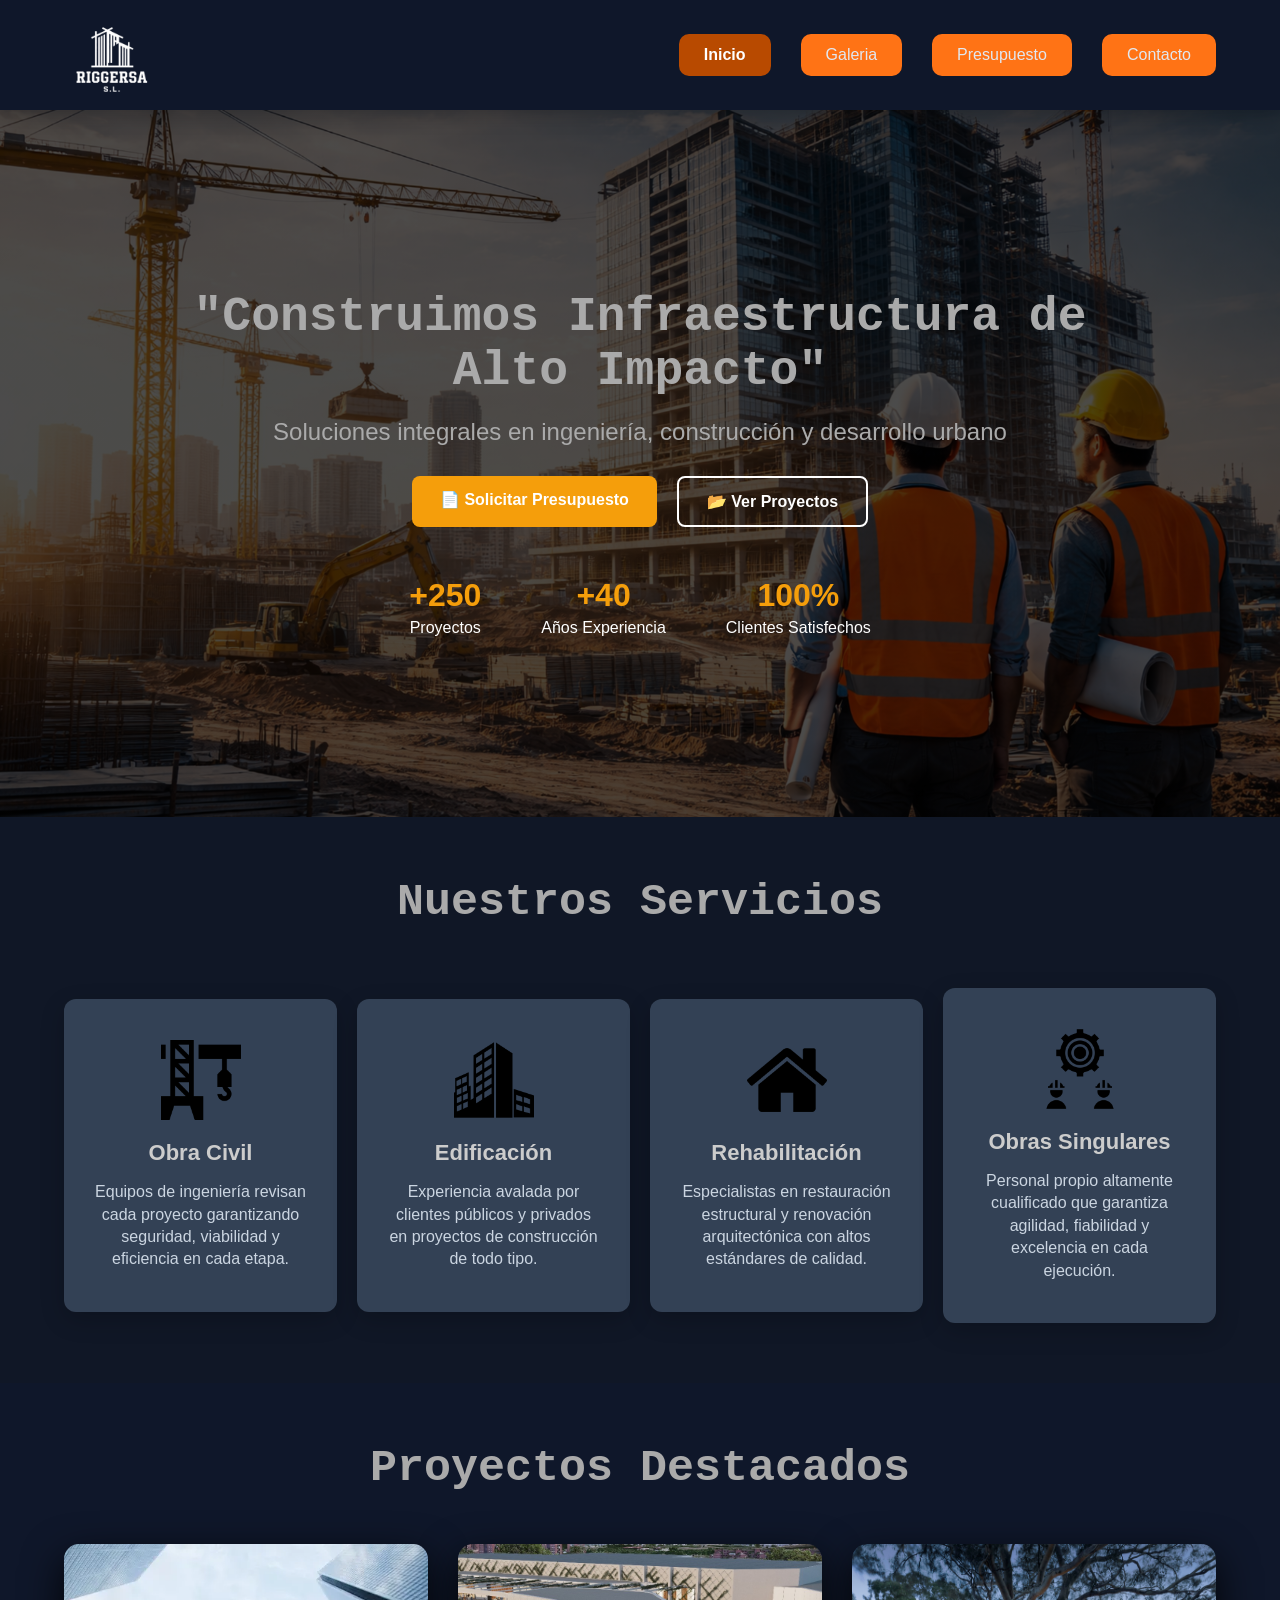
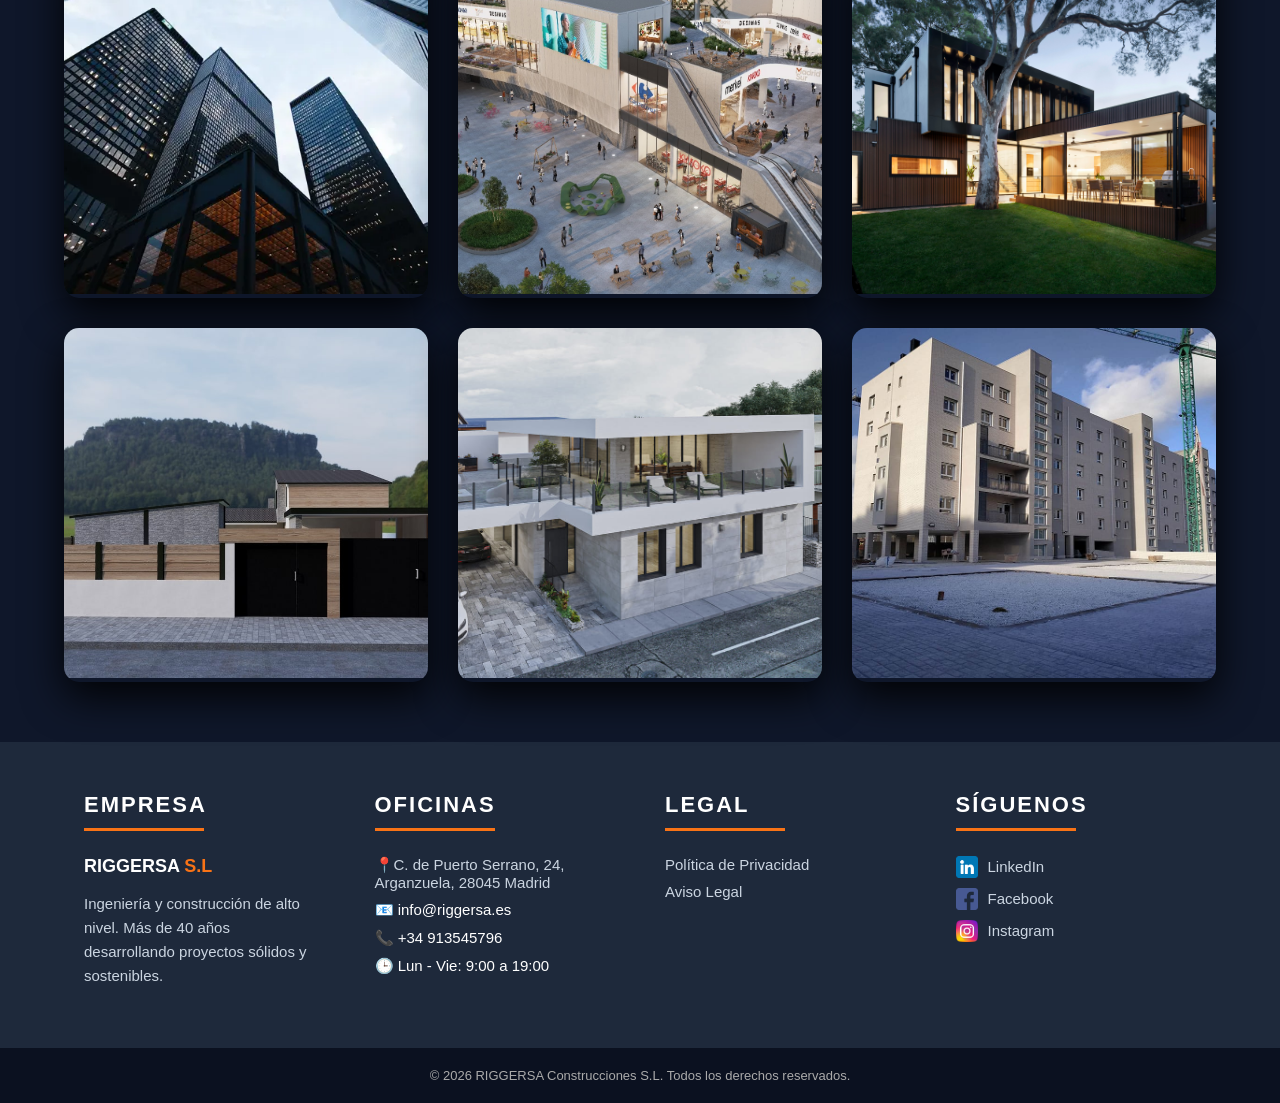
<file: index.html>
<!DOCTYPE html>
<html lang="es">
<head>
    <meta charset="UTF-8">
    <meta name="viewport" content="width=device-width, initial-scale=1.0">
    <title>RIGGERSA | Inicio</title>
    <link rel="icon" href="assets/images/common/icon.png">
    <link rel="stylesheet" href="css/index.css">
</head>
<body>
    <!-- =============================HEADER========================================================= -->    
    <header class="header">
        <div class="container nav-container">
            <div class="header_logo"><img src="assets/images/common/logo.png" alt="Logo de la empresa" width="250" height="184"></div>
            <nav class="header_nav">
                <a href="index.html" class="active">Inicio</a>
                <a href="views/productos.html">Galeria</a>
                <a href="views/presupuesto.html">Presupuesto</a>
                <a href="views/contacto.html">Contacto</a> 
            </nav>
            <button class="menu-toggle">⛑</button>
        </div>
    </header>
    <!-- =============================MAIN========================================================= -->
    <main>
        <section class="hero">
            <div class="container hero-content">
                <h1>"Construimos Infraestructura de Alto Impacto"</h1>
                <p>Soluciones integrales en ingeniería, construcción y desarrollo urbano</p>
                <div class="hero-buttons">
                    <a href="views/presupuesto.html" class="btn btn-primary"> 📄 Solicitar Presupuesto</a>
                    <a href="views/productos.html" class="btn btn-outline"> 📂 Ver Proyectos</a>
                </div>
                <div class="stats">
                    <div><h2>+250</h2><span>Proyectos</span></div>
                    <div><h2>+40</h2><span>Años Experiencia</span></div>
                    <div><h2>100%</h2><span>Clientes Satisfechos</span></div>
                </div>
            </div>
        </section>
        <section class="services">
            <div class="container">
                <h2 class="section-title">Nuestros Servicios</h2>
                <div class="services-grid">
                    <article class="service-card">
                        <div class="icon">
                            <img src="assets/images/galeria_index/grua.png" alt="Icono de grúa de construcción para obra civil" width="512" height="512">
                        </div>
                        <h3>Obra Civil</h3>
                        <p>
                        Equipos de ingeniería revisan cada proyecto garantizando seguridad, viabilidad y eficiencia en cada etapa.
                        </p>
                    </article>
                    <article class="service-card">
                        <div class="icon">
                            <img src="assets/images/galeria_index/edificios.png" alt="Icono de silueta de edificios para servicios de edificación" width="512" height="512">
                        </div>
                        <h3>Edificación</h3>
                        <p>
                        Experiencia avalada por clientes públicos y privados en proyectos de construcción de todo tipo.
                        </p>
                    </article>
                    <article class="service-card">
                        <div class="icon">
                            <img src="assets/images/galeria_index/casa.png" alt="Icono de vivienda para proyectos de rehabilitación" width="512" height="512">
                        </div>
                        <h3>Rehabilitación</h3>
                        <p>
                        Especialistas en restauración estructural y renovación arquitectónica con altos estándares de calidad.
                        </p>
                    </article>
                    <article class="service-card">
                        <div class="icon">
                            <img src="assets/images/galeria_index/obrero.png" alt="Icono de engranaje y perfiles técnicos para obras singulares" width="512" height="512">
                        </div>
                        <h3>Obras Singulares</h3>
                        <p>
                        Personal propio altamente cualificado que garantiza agilidad, fiabilidad y excelencia en cada ejecución.
                        </p>
                    </article>
                </div>
            </div>
        </section>
        <section class="projects">
            <div class="container">
            <h2>Proyectos Destacados</h2>
                <div class="projects-grid">
                    <article class="project-card">
                        <img src="assets/images/galeria_index/torre_empresarial.png" alt="Torre empresarial moderna de 25 pisos" width="696" height="464">
                        <div class="project-overlay">
                            <h3>Torre Empresarial</h3>
                            <p>Edificio corporativo de 25 pisos.</p>
                        </div>
                    </article>
                    <article class="project-card">
                        <img src="assets/images/galeria_index/centro_comercial.png" alt="Centro comercial moderno de 15000 metros cuadrados" width="1600" height="800">
                        <div class="project-overlay">
                            <h3>Centro Comercial</h3>
                            <p>15,000m² de desarrollo moderno.</p>
                        </div>
                    </article>
                    <article class="project-card">
                        <img src="assets/images/galeria_index/chalet.png" alt="Chalet contemporáneo de lujo con diseño moderno" width="4500" height="3000"> 
                        <div class="project-overlay">
                            <h3>Chalet Contemporáneo</h3>
                            <p>Complejo habitacional de lujo</p>
                        </div>
                    </article>
                    <article class="project-card">
                        <img src="assets/images/galeria_index/campo_golf.png" alt="Vivienda de lujo ubicada en un campo de golf" width="1120" height="630">
                        <div class="project-overlay">
                            <h3>Proyecto Campo de Golf</h3>
                            <p>Diseño Arquitectónico de una vivienda</p>
                        </div>
                    </article>
                    <article class="project-card">
                        <img src="assets/images/galeria_index/vivienda.png" alt="Vivienda moderna unifamiliar de dos plantas con garaje" width="1120" height="747">
                        <div class="project-overlay">
                            <h3>Vivienda Moderna</h3>
                            <p>Hogar unifamiliar de dos plantas con garaje</p>
                        </div>
                    </article>
                    <article class="project-card">
                        <img src="assets/images/galeria_index/departamento.png" alt="Departamento urbano con diseño moderno y funcional" width="1120" height="747">
                        <div class="project-overlay">
                            <h3>Departamento Urbano</h3>
                            <p>Conectividad y diseño funcional en espacios optimizados</p>
                        </div>
                    </article>
                </div>
            </div>
        </section>
    </main>
    <!-- =============================FOOTER========================================================= -->
    <footer class="footer">
        <div class="container footer-grid">
            <div class="footer-col">
                <h3 class="footer-title">EMPRESA</h3>
                <div class="footer-line"></div>
                <h2 class="brand">RIGGERSA <span>S.L</span></h2>
                <p>Ingeniería y construcción de alto nivel. Más de 40 años desarrollando proyectos sólidos y sostenibles.</p>
            </div>
            <div class="footer-col">
                <h3 class="footer-title">OFICINAS</h3>
                <div class="footer-line"></div>
                <ul class="footer-links">
                    <li><a href="https://www.google.com/maps/place/EMPRESA+PRINCIPAL+-+RIGGERSA+CONSTRUCCIONES+S.L./@40.3859311,-3.6896409,17z/data=!4m6!3m5!1s0xd422636b07a2ec3:0x4430f03d793fce7!8m2!3d40.385927!4d-3.687066!16s%2Fg%2F11j2y_l5cc?entry=ttu&g_ep=EgoyMDI2MDIyNC4wIKXMDSoASAFQAw%3D%3D" target="_blank">📍C. de Puerto Serrano, 24, Arganzuela, 28045 Madrid</a></li>
                    <li>📧 info@riggersa.es</li>    
                    <li>📞 +34 913545796</li>
                    <li>🕒 Lun - Vie: 9:00 a 19:00</li>
                </ul>
            </div>
            <div class="footer-col">
                <h3 class="footer-title">LEGAL</h3>
                <div class="footer-line"></div>
                <ul class="footer-links">
                    <li><a href="views/politica_privacidad.html">Política de Privacidad</a></li>
                    <li><a href="views/aviso_legal.html">Aviso Legal</a></li>
                </ul>
            </div>
            <div class="footer-col">
                <h3 class="footer-title">SÍGUENOS</h3>
                <div class="footer-line"></div>
                <ul class="footer-links">
                    <li>
                        <a href="https://es.linkedin.com/company/riggersa-construcciones-s-l" target="_blank">
                            <img src="assets/images/common/linkedin.png" alt="LinkedIn" width="512" height="512" class="icon">LinkedIn
                        </a>
                    </li>
                    <li>
                        <a href="https://www.facebook.com/profile.php?id=100088196477232&locale=es_ES" target="_blank">
                            <img src="assets/images/common/facebook.png" alt="Facebook" width="512" height="512" class="icon">Facebook 
                        </a>
                    </li>
                    <li>
                        <a href="https://www.instagram.com/riggersa_construcciones_s.l" target="_blank">
                            <img src="assets/images/common/instagram.png" alt="Instagram" width="512" height="512" class="icon">Instagram
                        </a>
                    </li>
                </ul>
            </div>
        </div>
        <div class="footer-bottom">
        <p>© 2026 RIGGERSA Construcciones S.L. Todos los derechos reservados.</p>
        </div>
    </footer>
    <!-- =============================JS========================================================= -->
    <script>
        const menu = document.querySelector(".header_nav");
        const boton = document.querySelector(".menu-toggle");
        boton.addEventListener("click", ()=>{
            menu.classList.toggle("active")
        })
    </script>
</body>
</html>
</file>
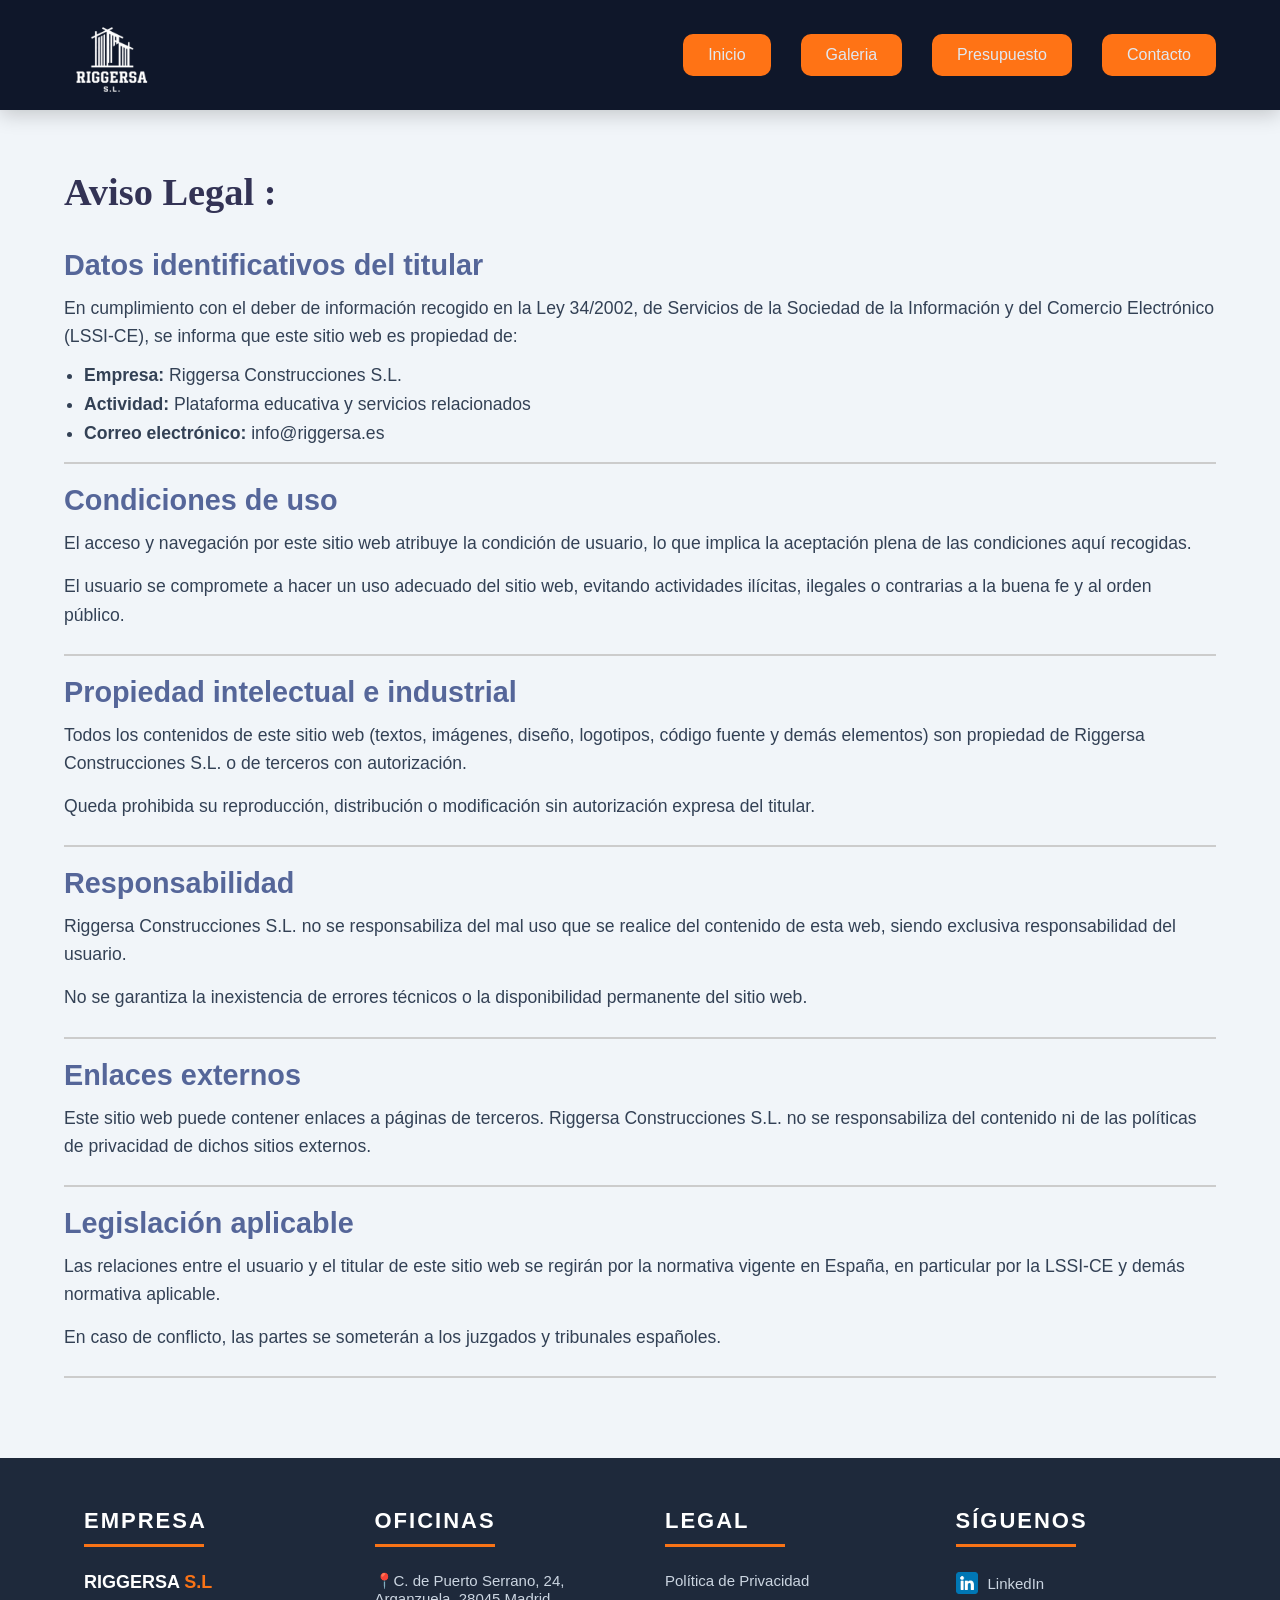
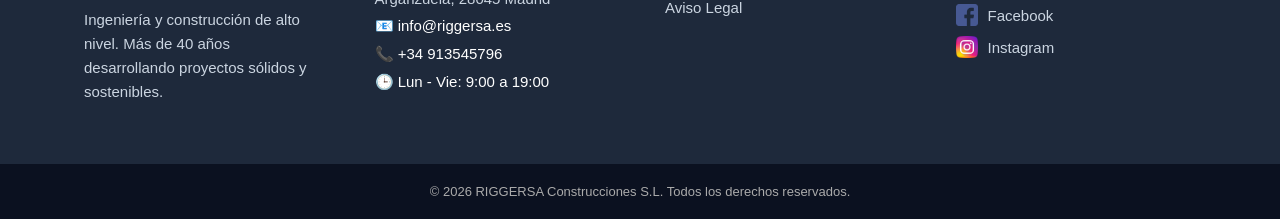
<file: views/aviso_legal.html>
<!DOCTYPE html>
<html lang="es">
<head>
    <meta charset="UTF-8">
    <meta name="viewport" content="width=device-width, initial-scale=1.0">
    <title>RIGGERSA | Aviso Legal</title>
    <link rel="stylesheet" href="../css/aviso_legal.css">
    <link rel="icon" href="../assets/images/common/icon.png">
</head>
<body>
    <!-- =============================HEADER========================================================= -->
    <header class="header">
        <div class="container nav-container">
            <div class="header_logo"><img src="../assets/images/common/logo.png" alt="Logo de la empresa" width="250" height="184"></div>
            <nav class="header_nav">
                <a href="../index.html">Inicio</a>
                <a href="productos.html">Galeria</a>
                <a href="presupuesto.html">Presupuesto</a>
                <a href="contacto.html">Contacto</a> 
            </nav>
            <button class="menu-toggle">⛑</button>
        </div>
    </header>
    <!-- =============================MAIN========================================================= -->
    <main class="legal-page">
        <div class="container">
            <h1 class="legal-title">Aviso Legal :</h1>
            <section class="legal-section">
                <h2>Datos identificativos del titular</h2>
                <p>En cumplimiento con el deber de información recogido en la Ley 34/2002, de Servicios de la Sociedad de la Información y del Comercio Electrónico (LSSI-CE), se informa que este sitio web es propiedad de:</p>
                <ul>
                    <li><strong>Empresa:</strong> Riggersa Construcciones S.L.</li>
                    <li><strong>Actividad:</strong> Plataforma educativa y servicios relacionados</li>
                    <li><strong>Correo electrónico:</strong> info@riggersa.es</li>
                </ul>
            </section>
            <section class="legal-section">
                <h2>Condiciones de uso</h2>
                <p>El acceso y navegación por este sitio web atribuye la condición de usuario, lo que implica la aceptación plena de las condiciones aquí recogidas.</p>
                <p>El usuario se compromete a hacer un uso adecuado del sitio web, evitando actividades ilícitas, ilegales o contrarias a la buena fe y al orden público.</p>
            </section>
            <section class="legal-section">
                <h2>Propiedad intelectual e industrial</h2>
                <p>Todos los contenidos de este sitio web (textos, imágenes, diseño, logotipos, código fuente y demás elementos) son propiedad de Riggersa Construcciones S.L. o de terceros con autorización.</p>
                <p>Queda prohibida su reproducción, distribución o modificación sin autorización expresa del titular.</p>
            </section>
            <section class="legal-section">
                <h2>Responsabilidad</h2>
                <p>Riggersa Construcciones S.L. no se responsabiliza del mal uso que se realice del contenido de esta web, siendo exclusiva responsabilidad del usuario.</p>
                <p>No se garantiza la inexistencia de errores técnicos o la disponibilidad permanente del sitio web.</p>
            </section>
            <section class="legal-section">
                <h2>Enlaces externos</h2>
                <p>Este sitio web puede contener enlaces a páginas de terceros. Riggersa Construcciones S.L. no se responsabiliza del contenido ni de las políticas de privacidad de dichos sitios externos.</p>
            </section>
            <section class="legal-section">
                <h2>Legislación aplicable</h2>
                <p>Las relaciones entre el usuario y el titular de este sitio web se regirán por la normativa vigente en España, en particular por la LSSI-CE y demás normativa aplicable.</p>
                <p>En caso de conflicto, las partes se someterán a los juzgados y tribunales españoles.</p>
            </section>
        </div>
    </main>
        <!-- =============================FOOTER========================================================= -->
    <footer class="footer">
        <div class="container footer-grid">
            <div class="footer-col">
                <h3 class="footer-title">EMPRESA</h3>
                <div class="footer-line"></div>
                <h2 class="brand">RIGGERSA <span>S.L</span></h2>
                <p>Ingeniería y construcción de alto nivel. Más de 40 años desarrollando proyectos sólidos y sostenibles.</p>
            </div>
            <div class="footer-col">
                <h3 class="footer-title">OFICINAS</h3>
                <div class="footer-line"></div>
                <ul class="footer-links">
                    <li><a href="https://www.google.com/maps/place/EMPRESA+PRINCIPAL+-+RIGGERSA+CONSTRUCCIONES+S.L./@40.3859311,-3.6896409,17z/data=!4m6!3m5!1s0xd422636b07a2ec3:0x4430f03d793fce7!8m2!3d40.385927!4d-3.687066!16s%2Fg%2F11j2y_l5cc?entry=ttu&g_ep=EgoyMDI2MDIyNC4wIKXMDSoASAFQAw%3D%3D" target="_blank">📍C. de Puerto Serrano, 24, Arganzuela, 28045 Madrid</a></li>
                    <li>📧 info@riggersa.es</li>    
                    <li>📞 +34 913545796</li>
                    <li>🕒 Lun - Vie: 9:00 a 19:00</li>
                </ul>
            </div>
            <div class="footer-col">
                <h3 class="footer-title">LEGAL</h3>
                <div class="footer-line"></div>
                <ul class="footer-links">
                    <li><a href="politica_privacidad.html">Política de Privacidad</a></li>
                    <li><a href="aviso_legal.html">Aviso Legal</a></li>
                </ul>
            </div>
            <div class="footer-col">
                <h3 class="footer-title">SÍGUENOS</h3>
                <div class="footer-line"></div>
                <ul class="footer-links">
                    <li>
                        <a href="https://es.linkedin.com/company/riggersa-construcciones-s-l" target="_blank">
                            <img src="../assets/images/common/linkedin.png" alt="LinkedIn" width="512" height="512" class="icon">LinkedIn
                        </a>
                    </li>
                    <li>
                        <a href="https://www.facebook.com/profile.php?id=100088196477232&locale=es_ES" target="_blank">
                            <img src="../assets/images/common/facebook.png" alt="Facebook" width="512" height="512" class="icon">Facebook 
                        </a>
                    </li>
                    <li>
                        <a href="https://www.instagram.com/riggersa_construcciones_s.l" target="_blank">
                            <img src="../assets/images/common/instagram.png" alt="Instagram" width="512" height="512" class="icon">Instagram
                        </a>
                    </li>
                </ul>
            </div>
        </div>
        <div class="footer-bottom">
        <p>© 2026 RIGGERSA Construcciones S.L. Todos los derechos reservados.</p>
        </div>
    </footer>
    <!-- =============================JS========================================================= -->
    <script>
        const menu = document.querySelector(".header_nav");
        const boton = document.querySelector(".menu-toggle");
        boton.addEventListener("click", ()=>{
            menu.classList.toggle("active")
        })
    </script>
</body>
</html>
</file>
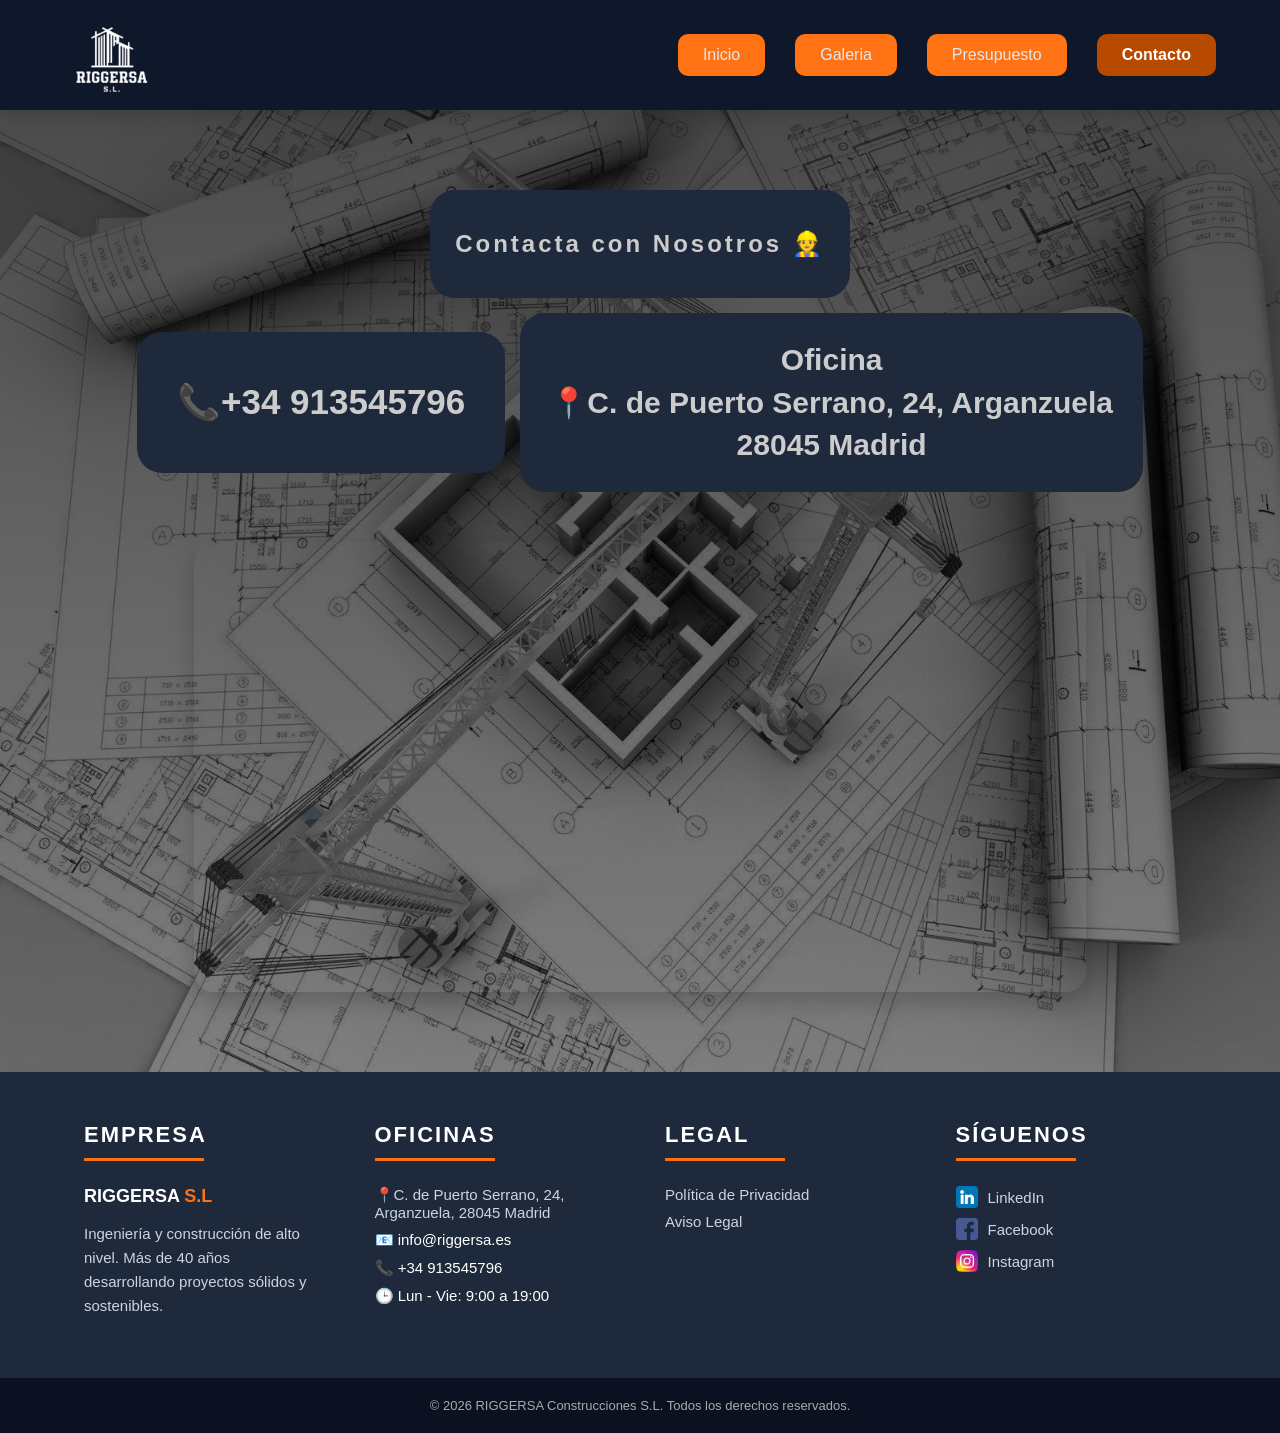
<file: views/contacto.html>
<!DOCTYPE html>
<html lang="es">
<head>
    <meta charset="UTF-8">
    <meta name="viewport" content="width=device-width, initial-scale=1.0">
    <title>RIGGERSA | Contactar</title>
    <link rel="stylesheet" href="../css/contacto.css">
    <link rel=" icon" href="../assets/images/common/icon.png">
</head>
<body>
    <!-- =============================HEADER========================================================= -->
    <header class="header">
        <div class="container nav-container">
            <div class="header_logo"><img src="../assets/images/common/logo.png" alt="Logo de la empresa" width="250" height="184"></div>
            <nav class="header_nav">
                <a href="../index.html">Inicio</a>
                <a href="productos.html">Galeria</a>
                <a href="presupuesto.html">Presupuesto</a>
                <a href="contacto.html" class="active">Contacto</a> 
            </nav>
            <button class="menu-toggle">⛑</button>
        </div>
    </header>
    <!-- =============================MAIN========================================================= -->
    <main>
        <section class="contacto">
        <div class="container">
            <h1 class="titulo-contacto">Contacta con Nosotros 👷</h1>
            <div class="info-contacto">
                <div class="telefono">
                    <h2>📞+34 913545796</h2>
                </div>
                <div class="direccion">
                    <h2>Oficina</h2>
                    <h2>📍C. de Puerto Serrano, 24, Arganzuela</h2>
                    <h2>28045 Madrid</h2>
                </div>
            </div>
            <div class="mapa">
                <iframe src="https://www.google.com/maps?q=C.%20de%20Puerto%20Serrano%2024%20Madrid&output=embed" title="Ubicación de la empresa en Google Maps ">
                </iframe>
            </div>
        </div>
        </section>
    </main>
    <!-- =============================FOOTER========================================================= -->
    <footer class="footer">
        <div class="container footer-grid">
            <div class="footer-col">
                <h3 class="footer-title">EMPRESA</h3>
                <div class="footer-line"></div>
                <h2 class="brand">RIGGERSA <span>S.L</span></h2>
                <p>Ingeniería y construcción de alto nivel. Más de 40 años desarrollando proyectos sólidos y sostenibles.</p>
            </div>
            <div class="footer-col">
                <h3 class="footer-title">OFICINAS</h3>
                <div class="footer-line"></div>
                <ul class="footer-links">
                    <li><a href="https://www.google.com/maps/place/EMPRESA+PRINCIPAL+-+RIGGERSA+CONSTRUCCIONES+S.L./@40.3859311,-3.6896409,17z/data=!4m6!3m5!1s0xd422636b07a2ec3:0x4430f03d793fce7!8m2!3d40.385927!4d-3.687066!16s%2Fg%2F11j2y_l5cc?entry=ttu&g_ep=EgoyMDI2MDIyNC4wIKXMDSoASAFQAw%3D%3D" target="_blank">📍C. de Puerto Serrano, 24, Arganzuela, 28045 Madrid</a></li>
                    <li>📧 info@riggersa.es</li>    
                    <li>📞 +34 913545796</li>
                    <li>🕒 Lun - Vie: 9:00 a 19:00</li>
                </ul>
            </div>
            <div class="footer-col">
                <h3 class="footer-title">LEGAL</h3>
                <div class="footer-line"></div>
                <ul class="footer-links">
                    <li><a href="politica_privacidad.html">Política de Privacidad</a></li>
                    <li><a href="aviso_legal.html">Aviso Legal</a></li>
                </ul>
            </div>
            <div class="footer-col">
                <h3 class="footer-title">SÍGUENOS</h3>
                <div class="footer-line"></div>
                <ul class="footer-links">
                    <li>
                        <a href="https://es.linkedin.com/company/riggersa-construcciones-s-l" target="_blank">
                            <img src="../assets/images/common/linkedin.png" alt="LinkedIn" width="512" height="512" class="icon">LinkedIn
                        </a>
                    </li>
                    <li>
                        <a href="https://www.facebook.com/profile.php?id=100088196477232&locale=es_ES" target="_blank">
                            <img src="../assets/images/common/facebook.png" alt="Facebook" width="512" height="512" class="icon">Facebook 
                        </a>
                    </li>
                    <li>
                        <a href="https://www.instagram.com/riggersa_construcciones_s.l" target="_blank">
                            <img src="../assets/images/common/instagram.png" alt="Instagram" width="512" height="512" class="icon">Instagram
                        </a>
                    </li>
                </ul>
            </div>
        </div>
        <div class="footer-bottom">
        <p>© 2026 RIGGERSA Construcciones S.L. Todos los derechos reservados.</p>
        </div>
    </footer>
    <!-- =============================JS========================================================= -->
    <script>
        const menu = document.querySelector(".header_nav");
        const boton = document.querySelector(".menu-toggle");
        boton.addEventListener("click", ()=>{
            menu.classList.toggle("active")
        })
    </script>
</body>
</html>
</file>
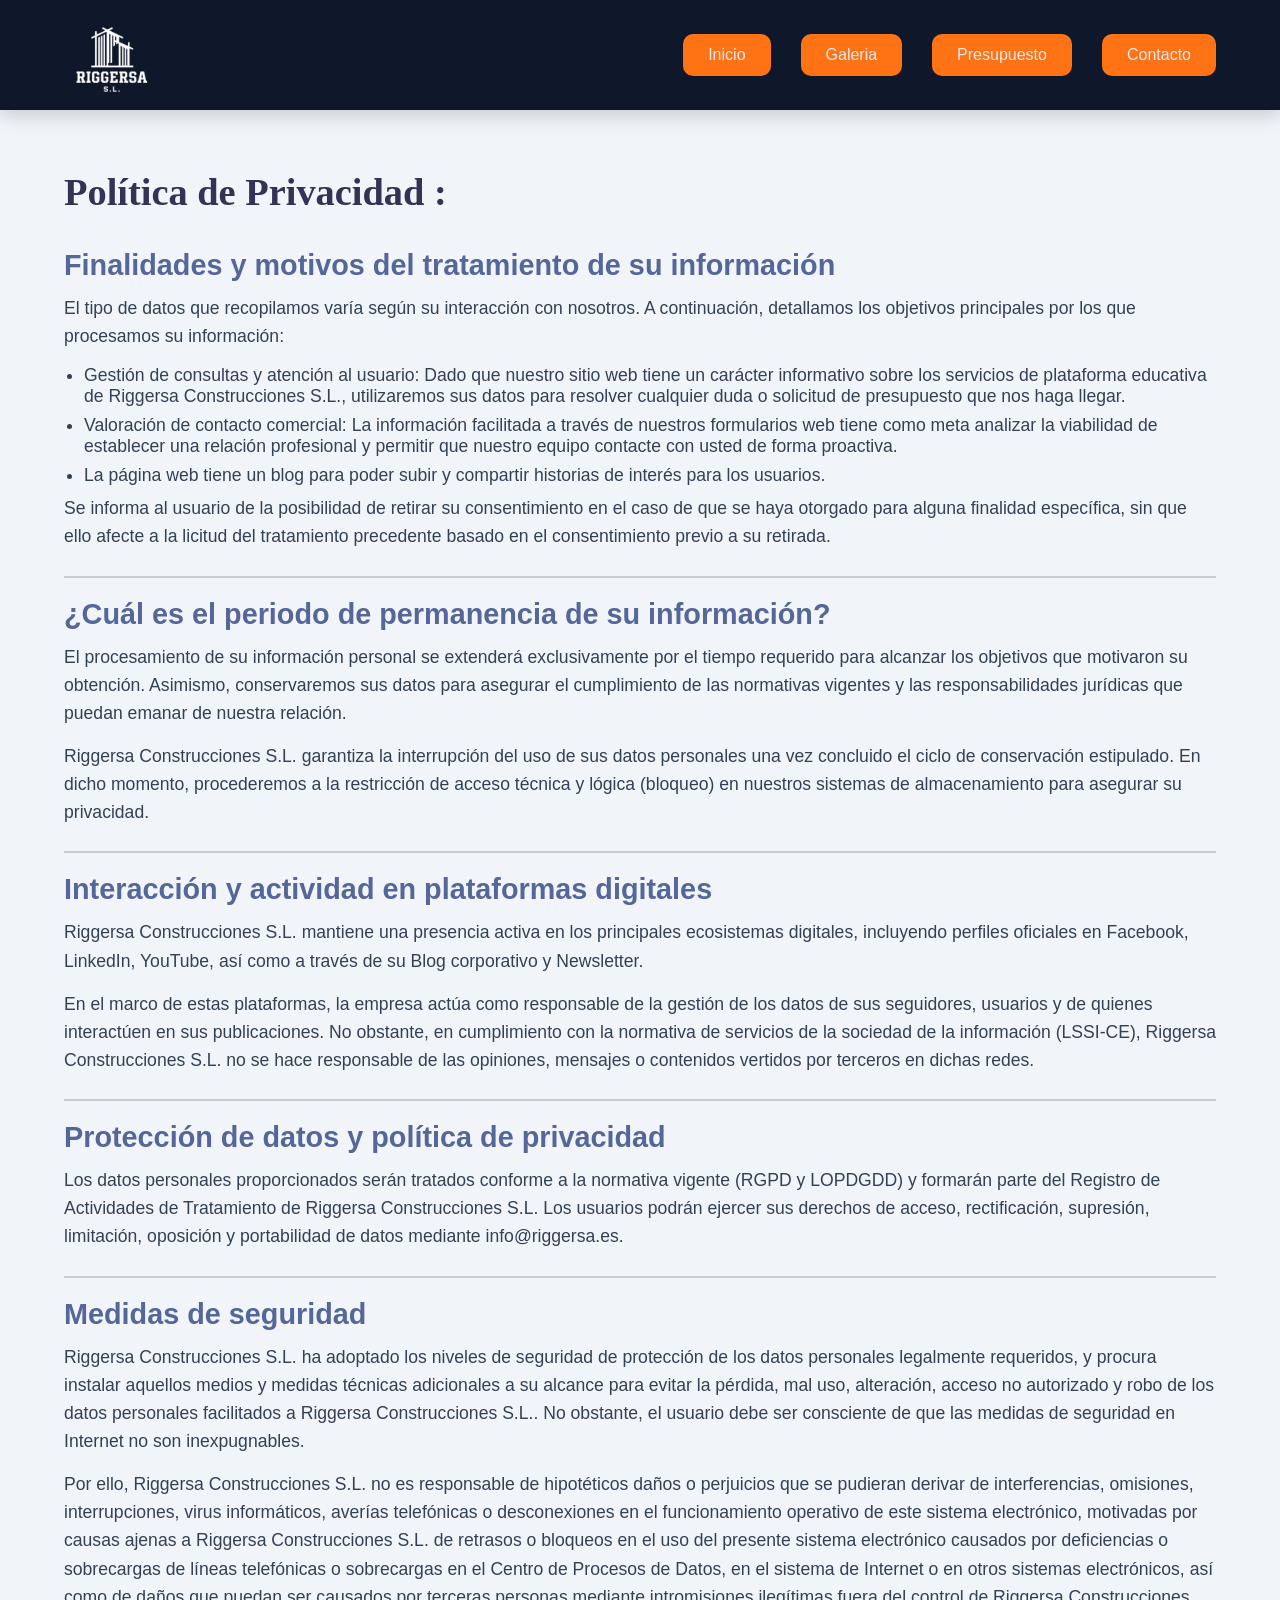
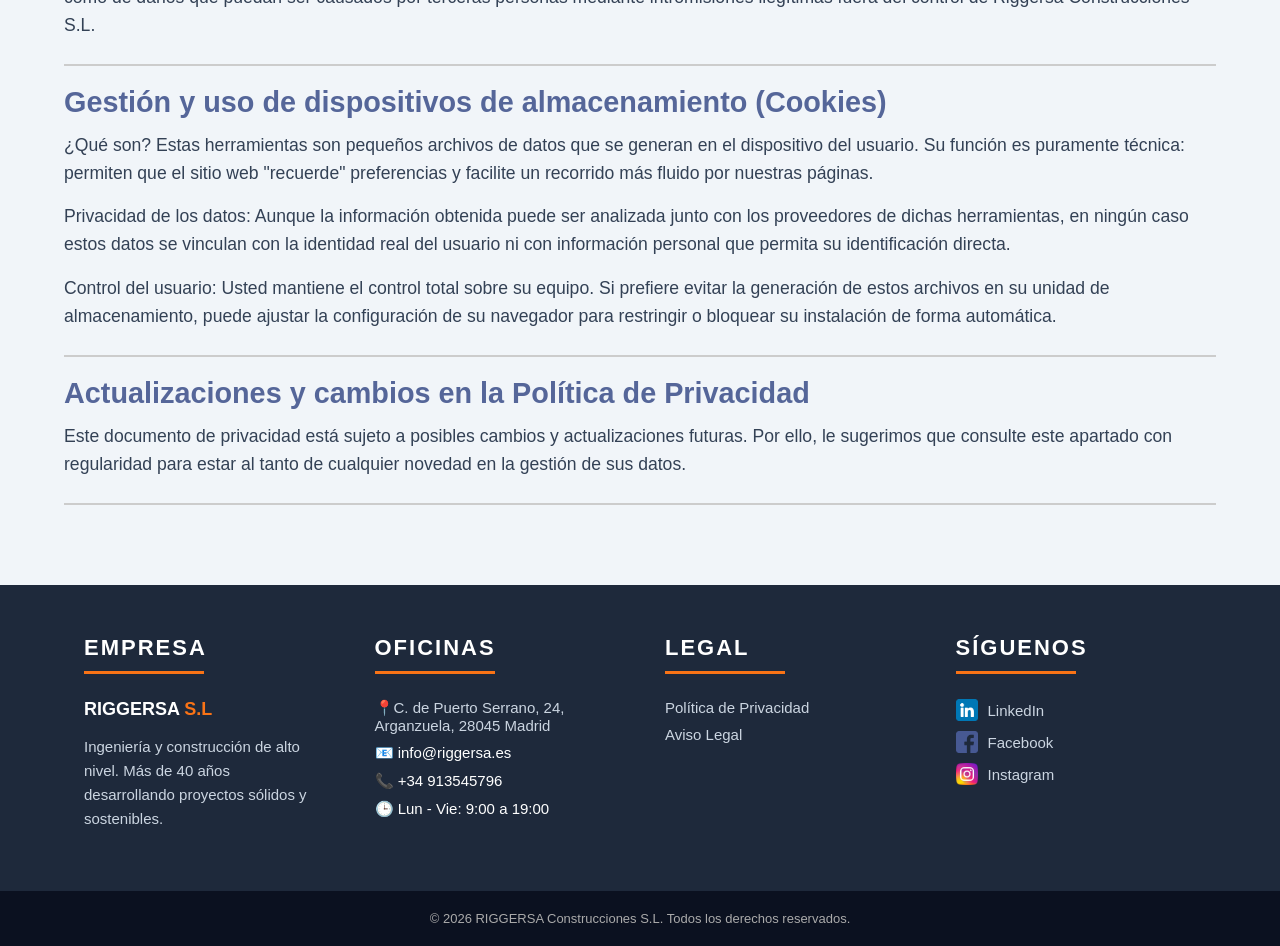
<file: views/politica_privacidad.html>
<!DOCTYPE html>
<html lang="es">
<head>
    <meta charset="UTF-8">
    <meta name="viewport" content="width=device-width, initial-scale=1.0">
    <title>RIGGERSA | Politica Privacidad</title>
    <link rel="stylesheet" href="../css/politica_privacidad.css">
    <link rel="icon" href="../assets/images/common/icon.png">
</head>
<body>
    <!-- =============================HEADER========================================================= -->
    <header class="header">
        <div class="container nav-container">
            <div class="header_logo"><img src="../assets/images/common/logo.png" alt="Logo de la empresa" width="250" height="184"></div>
            <nav class="header_nav">
                <a href="../index.html">Inicio</a>
                <a href="productos.html">Galeria</a>
                <a href="presupuesto.html">Presupuesto</a>
                <a href="contacto.html">Contacto</a> 
            </nav>
            <button class="menu-toggle">⛑</button>
        </div>
    </header>
    <!-- =============================MAIN========================================================= -->
    <main class="privacy-page">
        <div class="container">
            <h1 class="privacy-title">Política de Privacidad :</h1>
            <section class="privacy-section">
                <h2>Finalidades y motivos del tratamiento de su información</h2>
                <p>El tipo de datos que recopilamos varía según su interacción con nosotros. A continuación, detallamos los objetivos principales por los que procesamos su información:</p>
                <ul>
                    <li>Gestión de consultas y atención al usuario: Dado que nuestro sitio web tiene un carácter informativo sobre los servicios de plataforma educativa de Riggersa Construcciones S.L., utilizaremos sus datos para resolver cualquier duda o solicitud de presupuesto que nos haga llegar.</li>
                    <li>Valoración de contacto comercial: La información facilitada a través de nuestros formularios web tiene como meta analizar la viabilidad de establecer una relación profesional y permitir que nuestro equipo contacte con usted de forma proactiva.</li>
                    <li>La página web tiene un blog para poder subir y compartir historias de interés para los usuarios.</li>
                </ul>
                <p>Se informa al usuario de la posibilidad de retirar su consentimiento en el caso de que se haya otorgado para alguna finalidad específica, sin que ello afecte a la licitud del tratamiento precedente basado en el consentimiento previo a su retirada.</p>
            </section>
            <section class="privacy-section">
                <h2>¿Cuál es el periodo de permanencia de su información?</h2>
                <p>El procesamiento de su información personal se extenderá exclusivamente por el tiempo requerido para alcanzar los objetivos que motivaron su obtención. Asimismo, conservaremos sus datos para asegurar el cumplimiento de las normativas vigentes y las responsabilidades jurídicas que puedan emanar de nuestra relación.</p>
                <p>Riggersa Construcciones S.L. garantiza la interrupción del uso de sus datos personales una vez concluido el ciclo de conservación estipulado. En dicho momento, procederemos a la restricción de acceso técnica y lógica (bloqueo) en nuestros sistemas de almacenamiento para asegurar su privacidad.</p>
            </section>
            <section class="privacy-section">
                <h2>Interacción y actividad en plataformas digitales</h2>
                <p>Riggersa Construcciones S.L. mantiene una presencia activa en los principales ecosistemas digitales, incluyendo perfiles oficiales en Facebook, LinkedIn, YouTube, así como a través de su Blog corporativo y Newsletter. </p>
                <p>En el marco de estas plataformas, la empresa actúa como responsable de la gestión de los datos de sus seguidores, usuarios y de quienes interactúen en sus publicaciones. No obstante, en cumplimiento con la normativa de servicios de la sociedad de la información (LSSI-CE), Riggersa Construcciones S.L. no se hace responsable de las opiniones, mensajes o contenidos vertidos por terceros en dichas redes.</p>
            </section>
            <section class="privacy-section">
                <h2>Protección de datos y política de privacidad</h2>
                <p>Los datos personales proporcionados serán tratados conforme a la normativa vigente (RGPD y LOPDGDD) y formarán parte del Registro de Actividades de Tratamiento de Riggersa Construcciones S.L. Los usuarios podrán ejercer sus derechos de acceso, rectificación, supresión, limitación, oposición y portabilidad de datos mediante info@riggersa.es.</p>
            </section>
            <section class="privacy-section">
                <h2>Medidas de seguridad</h2>
                <p>Riggersa Construcciones S.L. ha adoptado los niveles de seguridad de protección de los datos personales legalmente requeridos, y procura instalar aquellos medios y medidas técnicas adicionales a su alcance para evitar la pérdida, mal uso, alteración, acceso no autorizado y robo de los datos personales facilitados a Riggersa Construcciones S.L.. No obstante, el usuario debe ser consciente de que las medidas de seguridad en Internet no son inexpugnables.</p>
                <p>Por ello, Riggersa Construcciones S.L. no es responsable de hipotéticos daños o perjuicios que se pudieran derivar de interferencias, omisiones, interrupciones, virus informáticos, averías telefónicas o desconexiones en el funcionamiento operativo de este sistema electrónico, motivadas por causas ajenas a Riggersa Construcciones S.L. de retrasos o bloqueos en el uso del presente sistema electrónico causados por deficiencias o sobrecargas de líneas telefónicas o sobrecargas en el Centro de Procesos de Datos, en el sistema de Internet o en otros sistemas electrónicos, así como de daños que puedan ser causados por terceras personas mediante intromisiones ilegítimas fuera del control de Riggersa Construcciones S.L.</p>
            </section>
            <section class="privacy-section">
                <h2>Gestión y uso de dispositivos de almacenamiento (Cookies)</h2>
                <p>¿Qué son? Estas herramientas son pequeños archivos de datos que se generan en el dispositivo del usuario. Su función es puramente técnica: permiten que el sitio web "recuerde" preferencias y facilite un recorrido más fluido por nuestras páginas.</p>
                <p>Privacidad de los datos: Aunque la información obtenida puede ser analizada junto con los proveedores de dichas herramientas, en ningún caso estos datos se vinculan con la identidad real del usuario ni con información personal que permita su identificación directa.</p>
                <p>Control del usuario: Usted mantiene el control total sobre su equipo. Si prefiere evitar la generación de estos archivos en su unidad de almacenamiento, puede ajustar la configuración de su navegador para restringir o bloquear su instalación de forma automática.</p>
            </section>
            <section class="privacy-section">
                <h2>Actualizaciones y cambios en la Política de Privacidad</h2>
                <p>Este documento de privacidad está sujeto a posibles cambios y actualizaciones futuras. Por ello, le sugerimos que consulte este apartado con regularidad para estar al tanto de cualquier novedad en la gestión de sus datos.</p>
            </section>
        </div>
    </main>
    <!-- =============================FOOTER========================================================= -->
    <footer class="footer">
        <div class="container footer-grid">
            <div class="footer-col">
                <h3 class="footer-title">EMPRESA</h3>
                <div class="footer-line"></div>
                <h2 class="brand">RIGGERSA <span>S.L</span></h2>
                <p>Ingeniería y construcción de alto nivel. Más de 40 años desarrollando proyectos sólidos y sostenibles.</p>
            </div>
            <div class="footer-col">
                <h3 class="footer-title">OFICINAS</h3>
                <div class="footer-line"></div>
                <ul class="footer-links">
                    <li><a href="https://www.google.com/maps/place/EMPRESA+PRINCIPAL+-+RIGGERSA+CONSTRUCCIONES+S.L./@40.3859311,-3.6896409,17z/data=!4m6!3m5!1s0xd422636b07a2ec3:0x4430f03d793fce7!8m2!3d40.385927!4d-3.687066!16s%2Fg%2F11j2y_l5cc?entry=ttu&g_ep=EgoyMDI2MDIyNC4wIKXMDSoASAFQAw%3D%3D" target="_blank">📍C. de Puerto Serrano, 24, Arganzuela, 28045 Madrid</a></li>
                    <li>📧 info@riggersa.es</li>    
                    <li>📞 +34 913545796</li>
                    <li>🕒 Lun - Vie: 9:00 a 19:00</li>
                </ul>
            </div>
            <div class="footer-col">
                <h3 class="footer-title">LEGAL</h3>
                <div class="footer-line"></div>
                <ul class="footer-links">
                    <li><a href="politica_privacidad.html">Política de Privacidad</a></li>
                    <li><a href="aviso_legal.html">Aviso Legal</a></li>
                </ul>
            </div>
            <div class="footer-col">
                <h3 class="footer-title">SÍGUENOS</h3>
                <div class="footer-line"></div>
                <ul class="footer-links">
                    <li>
                        <a href="https://es.linkedin.com/company/riggersa-construcciones-s-l" target="_blank">
                            <img src="../assets/images/common/linkedin.png" alt="LinkedIn" width="512" height="512" class="icon">LinkedIn
                        </a>
                    </li>
                    <li>
                        <a href="https://www.facebook.com/profile.php?id=100088196477232&locale=es_ES" target="_blank">
                            <img src="../assets/images/common/facebook.png" alt="Facebook" width="512" height="512" class="icon">Facebook 
                        </a>
                    </li>
                    <li>
                        <a href="https://www.instagram.com/riggersa_construcciones_s.l" target="_blank">
                            <img src="../assets/images/common/instagram.png" alt="Instagram" width="512" height="512" class="icon">Instagram
                        </a>
                    </li>
                </ul>
            </div>
        </div>
        <div class="footer-bottom">
        <p>© 2026 RIGGERSA Construcciones S.L. Todos los derechos reservados.</p>
        </div>
    </footer>
    <!-- =============================JS========================================================= -->
    <script>
        const menu = document.querySelector(".header_nav");
        const boton = document.querySelector(".menu-toggle");
        boton.addEventListener("click", ()=>{
            menu.classList.toggle("active")
        })
    </script>
</body>
</html>
</file>
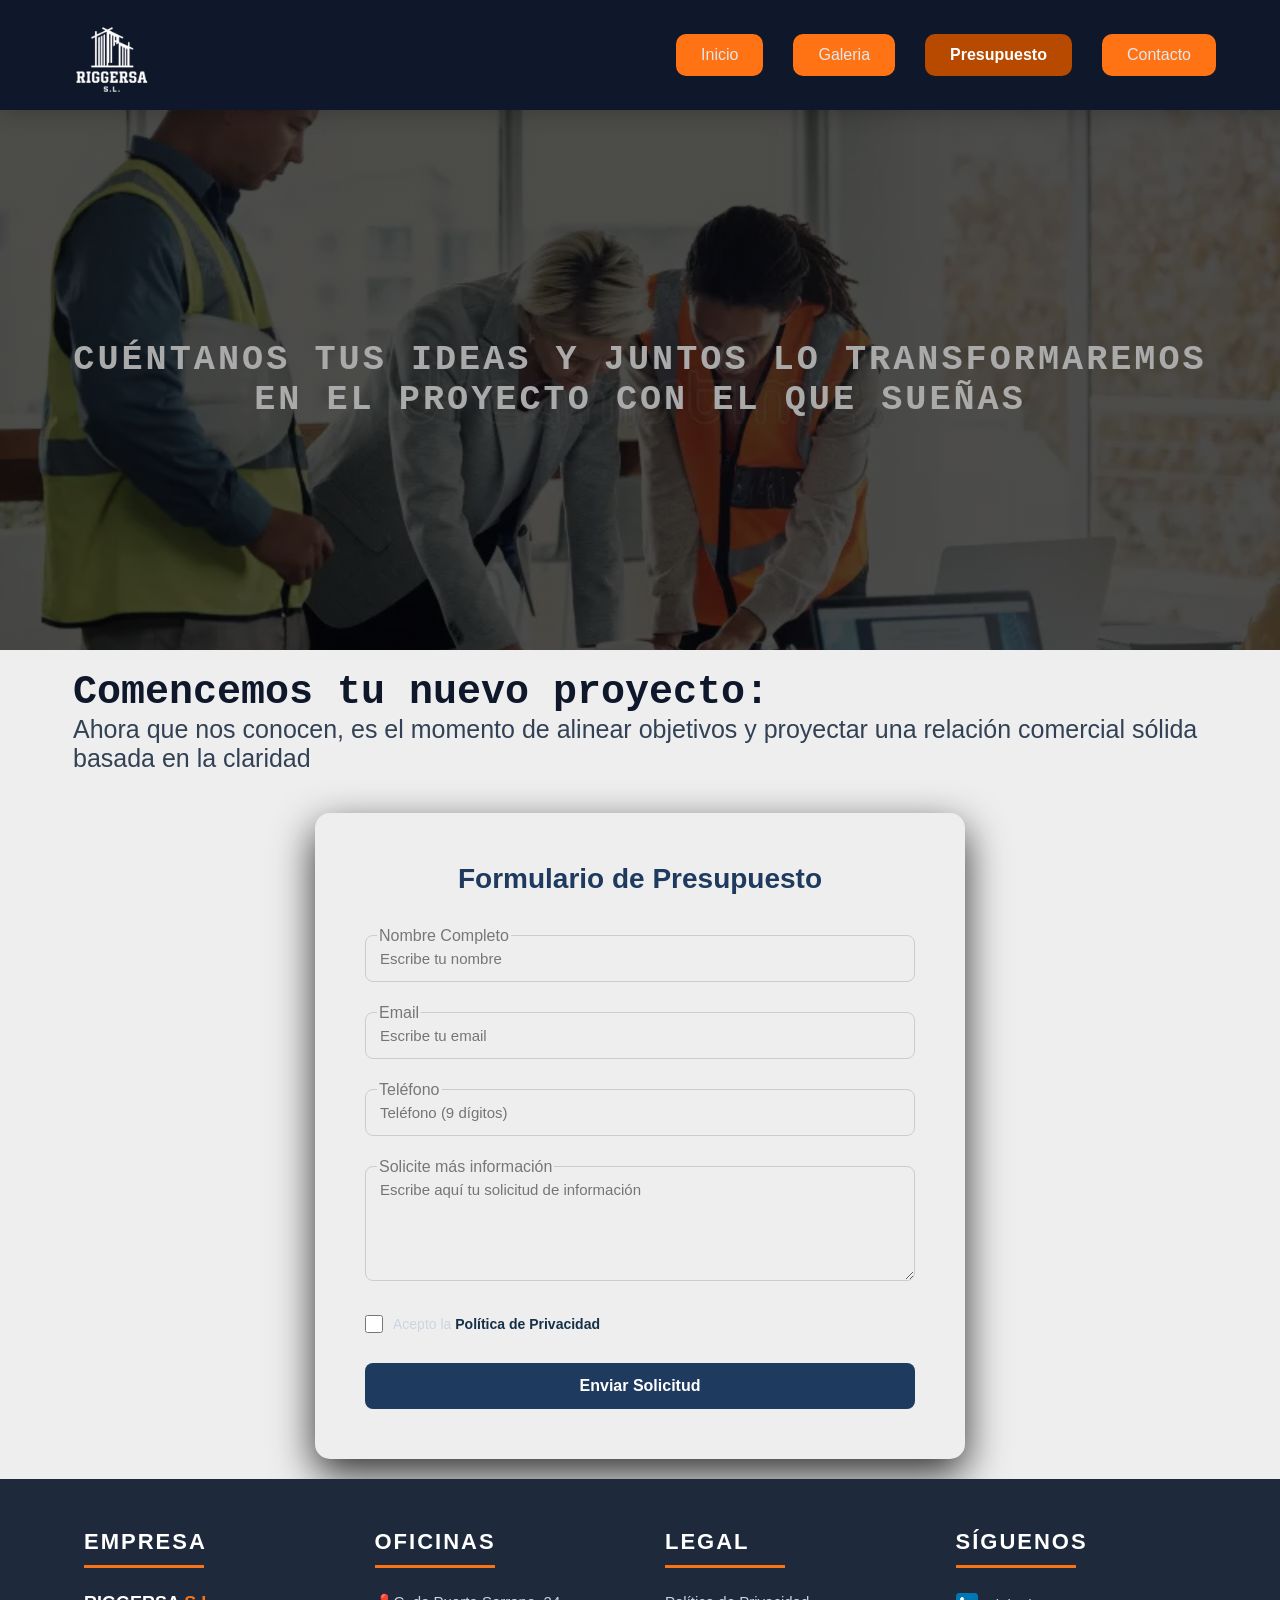
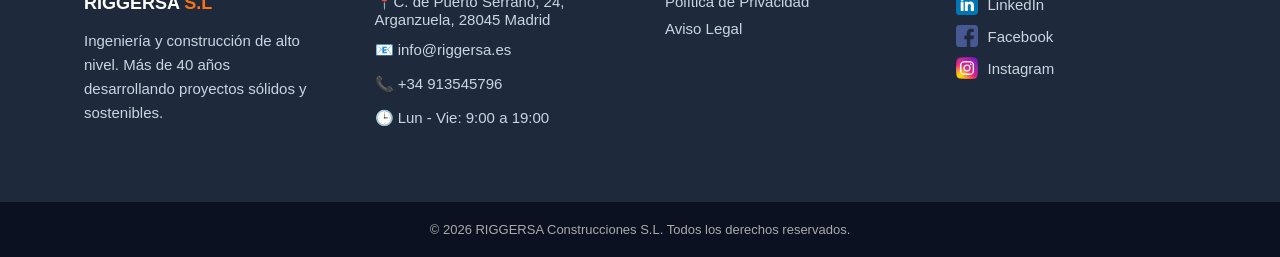
<file: views/presupuesto.html>
<!DOCTYPE html>
<html lang="es">
<head>
    <meta charset="UTF-8">
    <meta name="viewport" content="width=device-width, initial-scale=1.0">
    <title>RIGGERSA | Presupuesto</title>
    <link rel="stylesheet" href="../css/presupuesto.css">
    <link rel="icon" href="../assets/images/common/icon.png">
</head>
<body>
    <!-- =============================HEADER========================================================= -->
    <header class="header">
        <div class="container nav-container">
            <div class="header_logo"><img src="../assets/images/common/logo.png" alt="Logo de la empresa" width="250" height="184"></div>
            <nav class="header_nav">
                <a href="../index.html">Inicio</a>
                <a href="productos.html">Galeria</a>
                <a href="presupuesto.html" class="active">Presupuesto</a>
                <a href="contacto.html">Contacto</a> 
            </nav>
            <button class="menu-toggle">⛑</button>
        </div>
    </header>
    <!-- =============================MAIN========================================================= -->
    <main>
        <div class="presupuesto-hero">
            <div class="container hero-content">
                <span class="subtitle">CUÉNTANOS TUS IDEAS Y JUNTOS LO TRANSFORMAREMOS EN EL PROYECTO CON EL QUE SUEÑAS</span>
            </div>
        </div>
        <section class="hero-contact">
            <div class="container">
                <h1>Comencemos tu nuevo proyecto:</h1>
                <p>Ahora que nos conocen, es el momento de alinear objetivos y proyectar una relación comercial sólida basada en la claridad</p>
            </div>
        </section>
        <section class="contact-section">
            <div class="container">
                <div class="contact-form presupuesto-form">
                    <h2>Formulario de Presupuesto</h2>
                    <form>
                        <div class="input-group">
                            <input type="text" id="nombre" name="nombre" pattern="[a-zA-ZáéíóúÁÉÍÓÚñÑ ]+" minlength="3" required placeholder="Escribe tu nombre">
                            <label for="nombre">Nombre Completo</label>
                        </div>
                        <div class="input-group">
                            <input type="email" id="email" name="email" pattern="[a-zA-Z0-9._%+-]+@[a-zA-Z0-9.-]+\.[a-zA-Z]{2,}" required placeholder="Escribe tu email">
                            <label for="email">Email</label>
                        </div>
                        <div class="input-group">
                            <input type="tel" id="telefono" name="telefono" pattern="[0-9]{9}" maxlength="9" required placeholder="Teléfono (9 dígitos)">
                            <label for="telefono">Teléfono</label>
                        </div>
                        <div class="input-group">
                            <textarea name="mensaje" id="mensaje" rows="5" required placeholder="Escribe aquí tu solicitud de información"></textarea>
                            <label for="mensaje">Solicite más información</label>
                        </div>
                        <div class="checkbox-group">
                            <input type="checkbox" id="privacidad" required>
                            <label for="privacidad">
                                Acepto la <a href="politica_privacidad.html">Política de Privacidad</a> 
                            </label>
                        </div>
                        <button type="submit" class="btn-primary">
                            Enviar Solicitud
                        </button>
                    </form>
                </div>
            </div>
        </section>
    </main>
    <!-- =============================FOOTER========================================================= -->
    <footer class="footer">
        <div class="container footer-grid">
            <div class="footer-col">
                <h3 class="footer-title">EMPRESA</h3>
                <div class="footer-line"></div>
                <h2 class="brand">RIGGERSA <span>S.L</span></h2>
                <p>Ingeniería y construcción de alto nivel. Más de 40 años desarrollando proyectos sólidos y sostenibles.</p>
            </div>
            <div class="footer-col">
                <h3 class="footer-title">OFICINAS</h3>
                <div class="footer-line"></div>
                <ul class="footer-links">
                    <li><a href="https://www.google.com/maps/place/EMPRESA+PRINCIPAL+-+RIGGERSA+CONSTRUCCIONES+S.L./@40.3859311,-3.6896409,17z/data=!4m6!3m5!1s0xd422636b07a2ec3:0x4430f03d793fce7!8m2!3d40.385927!4d-3.687066!16s%2Fg%2F11j2y_l5cc?entry=ttu&g_ep=EgoyMDI2MDIyNC4wIKXMDSoASAFQAw%3D%3D" target="_blank">📍C. de Puerto Serrano, 24, Arganzuela, 28045 Madrid</a></li>
                    <li><p>📧 info@riggersa.es</p></li>    
                    <li><p>📞 +34 913545796</p></li>
                    <li><p>🕒 Lun - Vie: 9:00 a 19:00</p></li>
                </ul>
            </div>
            <div class="footer-col">
                <h3 class="footer-title">LEGAL</h3>
                <div class="footer-line"></div>
                <ul class="footer-links">
                    <li><a href="politica_privacidad.html">Política de Privacidad</a></li>
                    <li><a href="aviso_legal.html">Aviso Legal</a></li>
                </ul>
            </div>
            <div class="footer-col">
                <h3 class="footer-title">SÍGUENOS</h3>
                <div class="footer-line"></div>
                <ul class="footer-links">
                    <li>
                        <a href="https://es.linkedin.com/company/riggersa-construcciones-s-l" target="_blank">
                            <img src="../assets/images/common/linkedin.png" alt="LinkedIn" width="512" height="512" class="icon">LinkedIn
                        </a>
                    </li>
                    <li>
                        <a href="https://www.facebook.com/profile.php?id=100088196477232&locale=es_ES" target="_blank">
                            <img src="../assets/images/common/facebook.png" alt="Facebook" width="512" height="512" class="icon">Facebook 
                        </a>
                    </li>
                    <li>
                        <a href="https://www.instagram.com/riggersa_construcciones_s.l" target="_blank">
                            <img src="../assets/images/common/instagram.png" alt="Instagram" width="512" height="512" class="icon">Instagram
                        </a>
                    </li>
                </ul>
            </div>
        </div>
        <div class="footer-bottom">
        <p>© 2026 RIGGERSA Construcciones S.L. Todos los derechos reservados.</p>
        </div>
    </footer>
    <!-- =============================JS========================================================= -->
    <script>
        const menu = document.querySelector(".header_nav");
        const boton = document.querySelector(".menu-toggle");
        boton.addEventListener("click", ()=>{
            menu.classList.toggle("active")
        })
    </script>
</body>
</html>
</file>
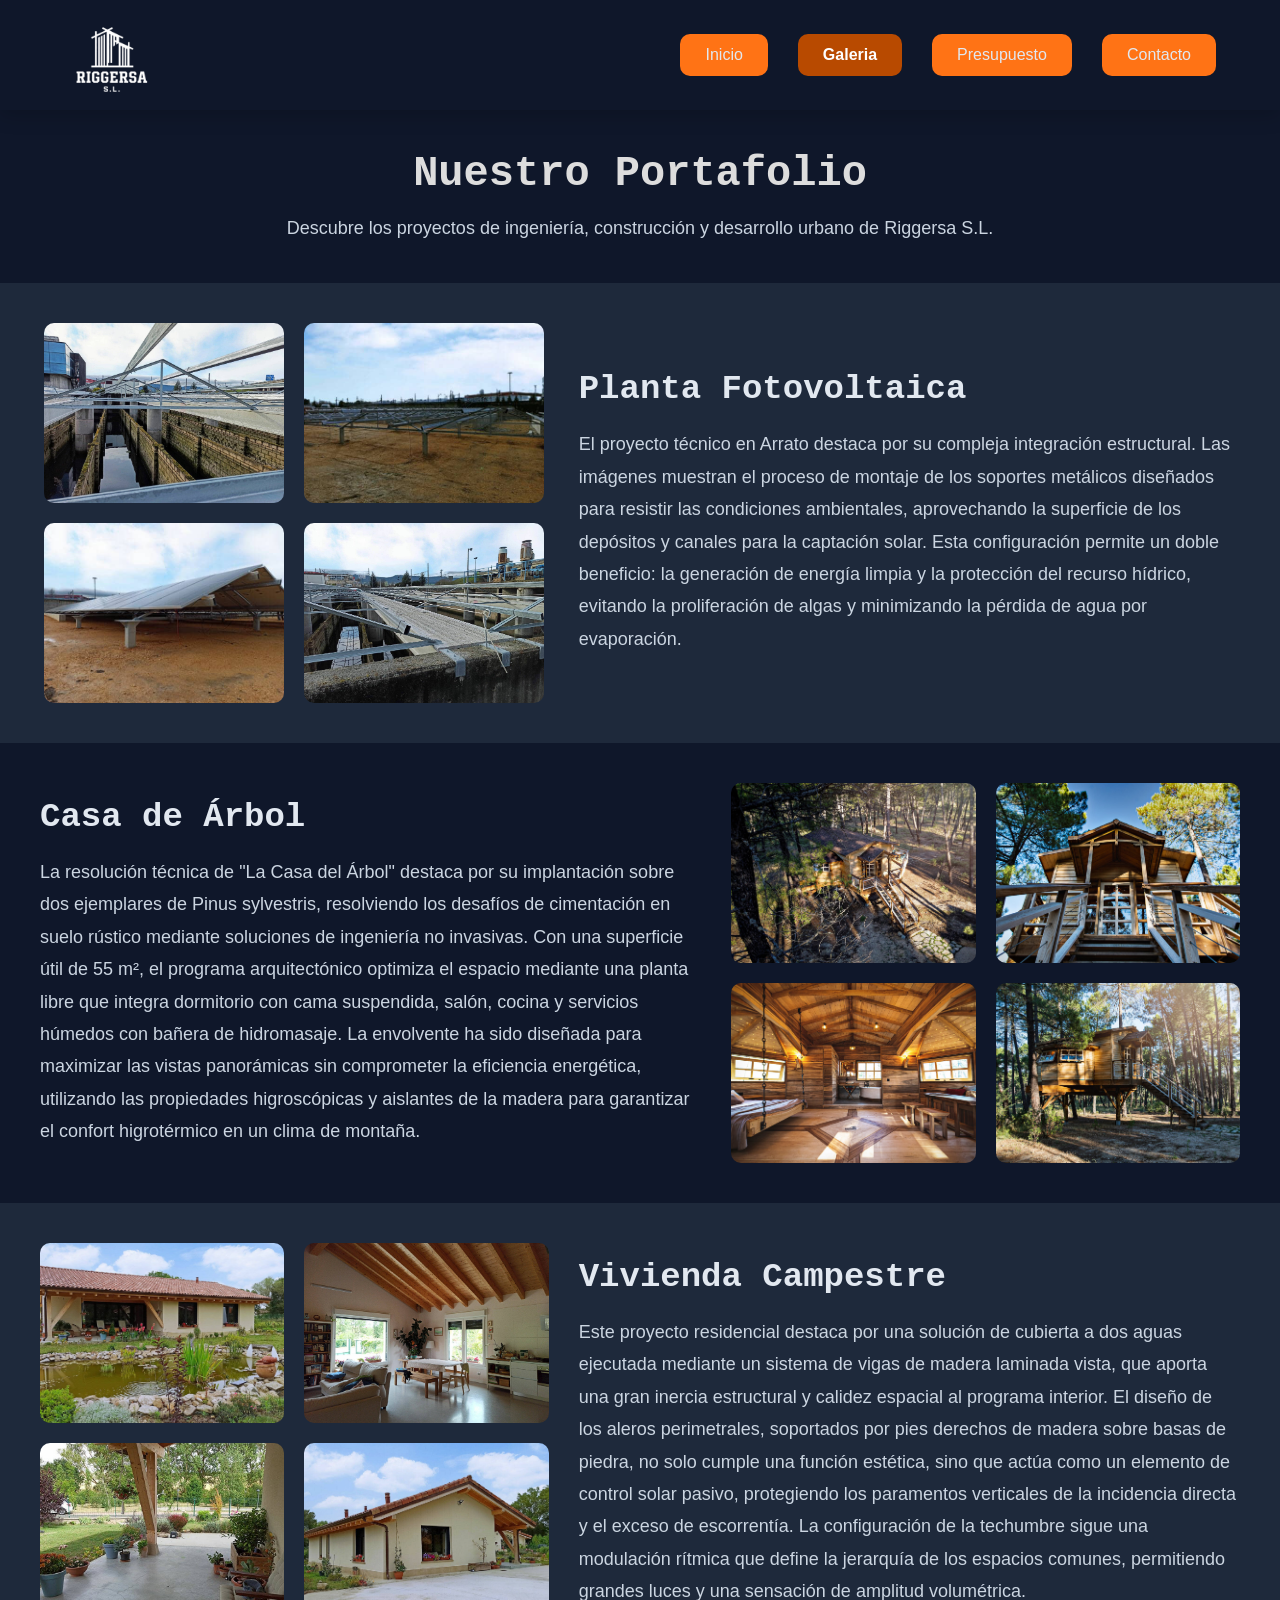
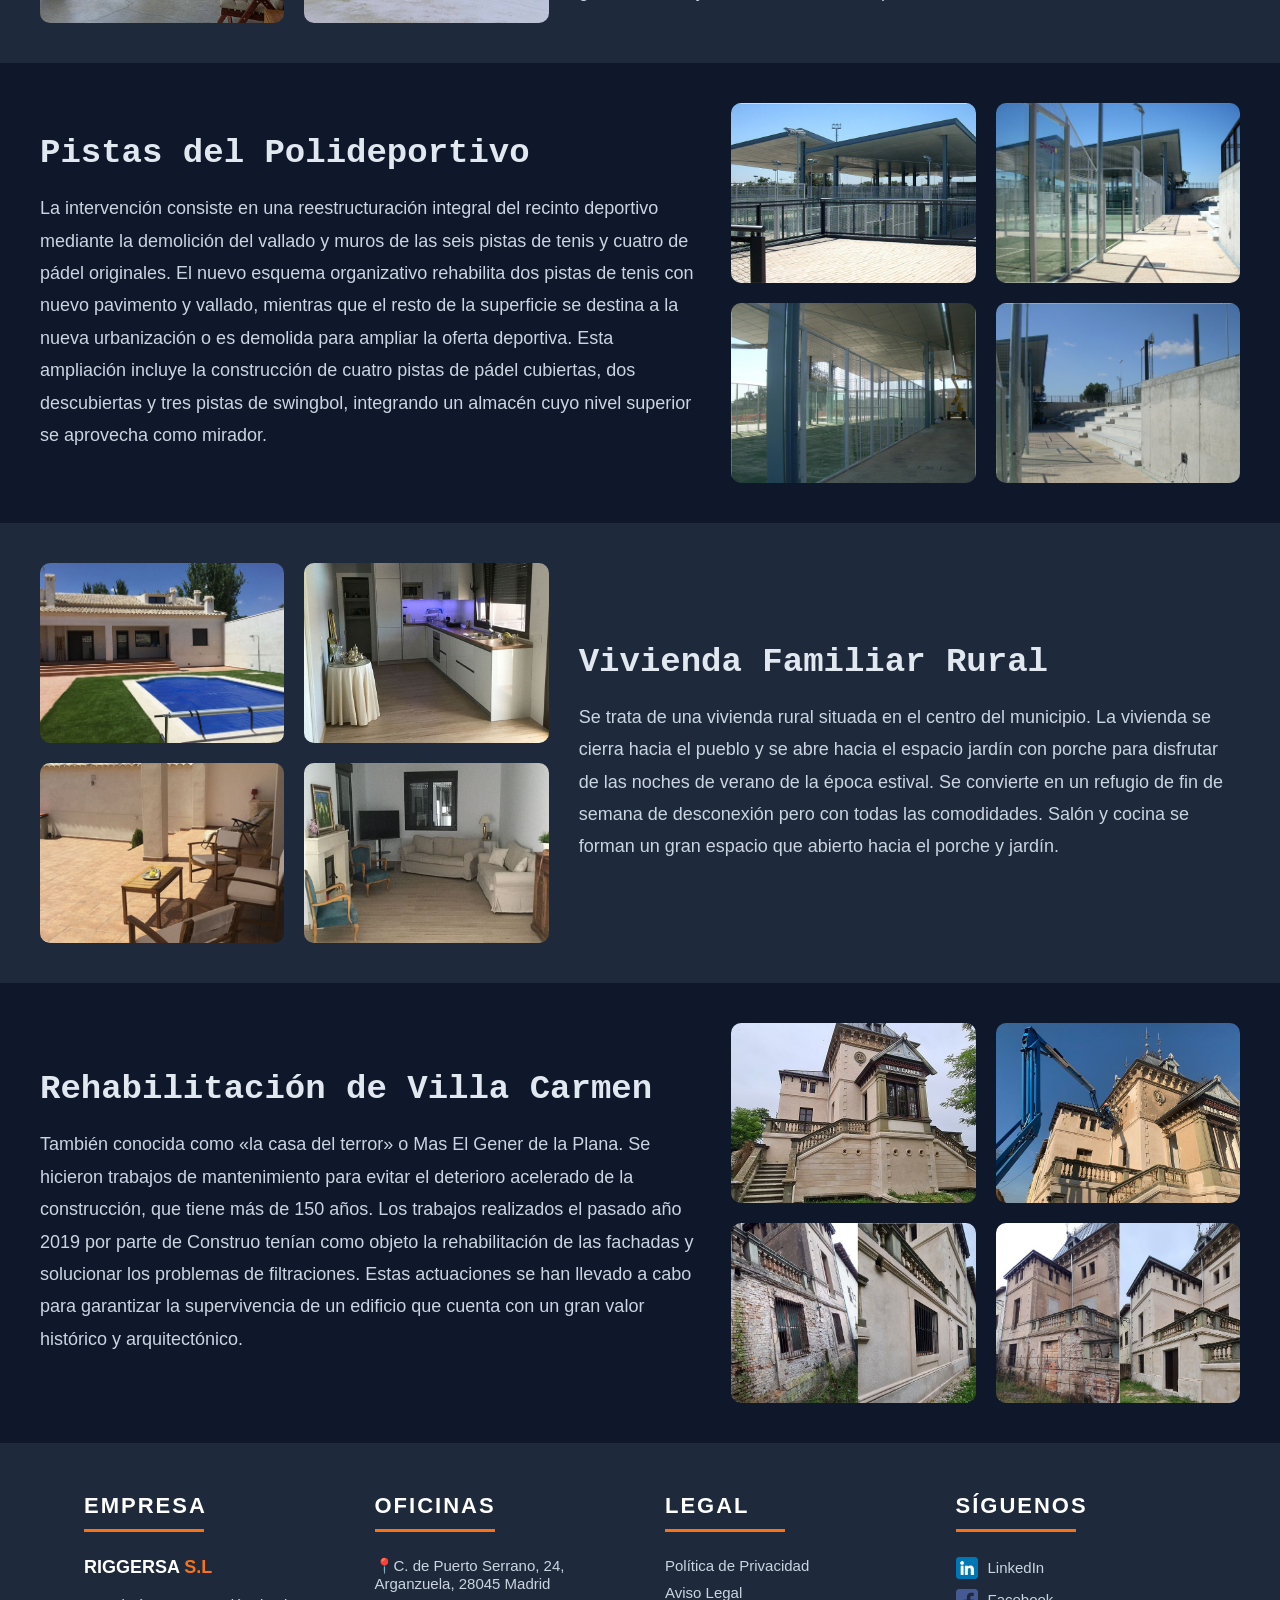
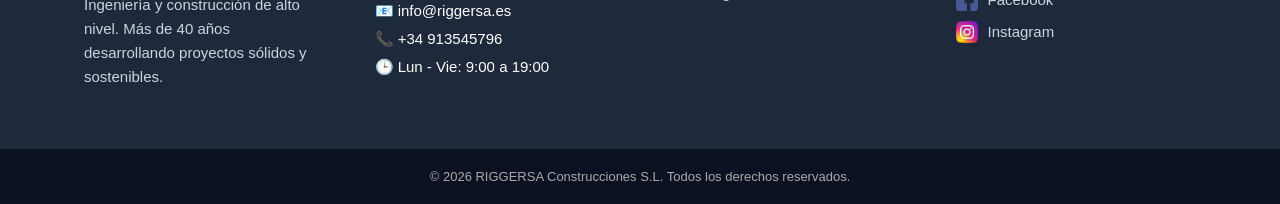
<file: views/productos.html>
<!DOCTYPE html>
<html lang="es">
<head>
    <meta charset="UTF-8">
    <meta name="viewport" content="width=device-width, initial-scale=1.0">
    <title>RIGGERSA | Portafolio</title>
    <link rel="stylesheet" href="../css/productos.css">
    <link rel="icon" href="../assets/images/common/icon.png">
</head>
<body>
    <!-- =============================HEADER========================================================= -->
    <header class="header">
        <div class="container nav-container">
            <div class="header_logo"><img src="../assets/images/common/logo.png" alt="Logo de la empresa" width="250" height="184"></div>
            <nav class="header_nav">
                <a href="../index.html">Inicio</a>
                <a href="productos.html" class="active">Galeria</a>
                <a href="presupuesto.html">Presupuesto</a>
                <a href="contacto.html">Contacto</a> 
            </nav>
            <button class="menu-toggle">⛑</button>
        </div>
    </header>
    <!-- =============================MAIN========================================================= -->
    <main class="portfolio">
        <section class="portfolio__hero-section">
            <div class="portfolio__hero-container">
                <h1>Nuestro Portafolio</h1>
                <p>Descubre los proyectos de ingeniería, construcción y desarrollo urbano de Riggersa S.L.</p>
            </div>
        </section>
        <section class="portfolio__item">
            <div class="portfolio__container">
                <div class="portfolio__text">
                    <h2>Planta Fotovoltaica</h2>
                    <p>El proyecto técnico en Arrato destaca por su compleja integración estructural. Las imágenes muestran el proceso de montaje de los soportes metálicos diseñados para resistir las condiciones ambientales, aprovechando la superficie de los depósitos y canales para la captación solar. Esta configuración permite un doble beneficio: la generación de energía limpia y la protección del recurso hídrico, evitando la proliferación de algas y minimizando la pérdida de agua por evaporación.</p>
                </div>
                <div class="portfolio__gallery">
                    <div class="portfolio__grid">
                        <img src="../assets/images/galeria_productos/obracivil.png" alt="Estructura sobre canales hídricos" width="1500" height="1126">
                        <img src="../assets/images/galeria_productos/obracivil1.png" alt="Montaje de soportes solares" width="512" height="384">
                        <img src="../assets/images/galeria_productos/obracivil2.png" alt="Paneles solares instalados" width="512" height="384">
                        <img src="../assets/images/galeria_productos/obracivil3.png" alt="Canales con soportes fotovoltaicos" width="1500" height="1126">
                    </div>
                </div>
            </div>
        </section>
        <section class="portfolio__item">
            <div class="portfolio__container">
                <div class="portfolio__text">
                    <h2>Casa de Árbol</h2>
                    <p>La resolución técnica de "La Casa del Árbol" destaca por su implantación sobre dos ejemplares de Pinus sylvestris, resolviendo los desafíos de cimentación en suelo rústico mediante soluciones de ingeniería no invasivas. Con una superficie útil de 55 m², el programa arquitectónico optimiza el espacio mediante una planta libre que integra dormitorio con cama suspendida, salón, cocina y servicios húmedos con bañera de hidromasaje. La envolvente ha sido diseñada para maximizar las vistas panorámicas sin comprometer la eficiencia energética, utilizando las propiedades higroscópicas y aislantes de la madera para garantizar el confort higrotérmico en un clima de montaña.</p>
                </div>
                <div class="portfolio__gallery">
                    <div class="portfolio__grid">
                        <img src="../assets/images/galeria_productos/casaarbol.png" alt="Vista exterior aérea de la casa del árbol integrada en el bosque" width="1120" height="747">
                        <img src="../assets/images/galeria_productos/casaarbol1.png" alt="Detalle de la escalera de acceso de madera y la entrada principal" width="1120" height="747">
                        <img src="../assets/images/galeria_productos/casaarbol2.png" alt="Interior de madera con cama suspendida y área de estar" width="1120" height="747">
                        <img src="../assets/images/galeria_productos/casaarbol3.png" alt="Vista lateral de la estructura elevada de la casa sobre pilotes" width="1120" height="747">
                    </div>
                </div>
            </div>
        </section>
        <section class="portfolio__item">
            <div class="portfolio__container">
                <div class="portfolio__text">
                    <h2>Vivienda Campestre</h2>
                    <p>Este proyecto residencial destaca por una solución de cubierta a dos aguas ejecutada mediante un sistema de vigas de madera laminada vista, que aporta una gran inercia estructural y calidez espacial al programa interior. El diseño de los aleros perimetrales, soportados por pies derechos de madera sobre basas de piedra, no solo cumple una función estética, sino que actúa como un elemento de control solar pasivo, protegiendo los paramentos verticales de la incidencia directa y el exceso de escorrentía. La configuración de la techumbre sigue una modulación rítmica que define la jerarquía de los espacios comunes, permitiendo grandes luces y una sensación de amplitud volumétrica.</p>
                </div>
                <div class="portfolio__gallery">
                    <div class="portfolio__grid">
                        <img src="../assets/images/galeria_productos/reforma.png" alt="Vista exterior de la fachada con porche de madera y un estanque frontal" width="1500" height="843">
                        <img src="../assets/images/galeria_productos/reforma1.png" alt="Interior diáfano de la vivienda con techos altos y vigas de madera vista" width="1500" height="1125">
                        <img src="../assets/images/galeria_productos/reforma2.png" alt="Detalle del porche cubierto con pilares de madera y vistas al jardín" width="750" height="1000">
                        <img src="../assets/images/galeria_productos/reforma3.png" alt="Vista lateral exterior que muestra la cubierta a dos aguas de la vivienda" width="1500" height="843">
                    </div>
                </div>
            </div>
        </section>
        <section class="portfolio__item">
            <div class="portfolio__container">
                <div class="portfolio__text">
                    <h2>Pistas del Polideportivo</h2>
                    <p>La intervención consiste en una reestructuración integral del recinto deportivo mediante la demolición del vallado y muros de las seis pistas de tenis y cuatro de pádel originales. El nuevo esquema organizativo rehabilita dos pistas de tenis con nuevo pavimento y vallado, mientras que el resto de la superficie se destina a la nueva urbanización o es demolida para ampliar la oferta deportiva. Esta ampliación incluye la construcción de cuatro pistas de pádel cubiertas, dos descubiertas y tres pistas de swingbol, integrando un almacén cuyo nivel superior se aprovecha como mirador.</p>
                </div>
                <div class="portfolio__gallery">
                    <div class="portfolio__grid">
                        <img src="../assets/images/galeria_productos/polideportivo.png" alt="Vista exterior desde el mirador superior hacia las pistas cubiertas" width="1240" height="525">
                        <img src="../assets/images/galeria_productos/polideportivo1.png" alt="Pistas de pádel acristaladas con estructura de cubierta metálica" width="1242" height="758">
                        <img src="../assets/images/galeria_productos/polideportivo2.png" alt="Perspectiva interior bajo la cubierta de las nuevas pistas" width="1242" height="952">
                        <img src="../assets/images/galeria_productos/polideportivo3.png" alt="Gradas de hormigón exteriores junto a la zona de juego" width="1240" height="756">
                    </div>
                </div>
            </div>
        </section>
        <section class="portfolio__item">
            <div class="portfolio__container">
                <div class="portfolio__text">
                    <h2>Vivienda Familiar Rural</h2>
                    <p>Se trata de una vivienda rural situada en el centro del municipio. La vivienda se cierra hacia el pueblo y se abre hacia el espacio jardín con porche para disfrutar de las noches de verano  de la época estival. Se convierte en un refugio de fin de semana de desconexión pero con todas las comodidades. Salón y cocina se forman un gran espacio que abierto hacia el porche y jardín.</p>
                </div>
                <div class="portfolio__gallery">
                    <div class="portfolio__grid">
                        <img src="../assets/images/galeria_productos/casapiscina.png" alt="Patio trasero de la vivienda con césped y piscina alargada" width="1120" height="747">
                        <img src="../assets/images/galeria_productos/casapiscina1.png" alt="Cocina moderna de concepto abierto con mobiliario blanco" width="747" height="1120">
                        <img src="../assets/images/galeria_productos/casapiscina2.png" alt="Porche exterior pavimentado con mobiliario de terraza" width="747" height="1120">
                        <img src="../assets/images/galeria_productos/casapiscina3.png" alt="Salón interior con sofás amplios y chimenea clásica" width="747" height="1120">
                    </div>
                </div>
            </div>
        </section>
        <section class="portfolio__item">
            <div class="portfolio__container">
                <div class="portfolio__text">
                    <h2>Rehabilitación de Villa Carmen</h2>
                    <p>También conocida como «la casa del terror» o Mas El Gener de la Plana. Se hicieron trabajos de mantenimiento para evitar el deterioro acelerado de la construcción, que tiene más de 150 años. Los trabajos realizados el pasado año 2019 por parte de Construo tenían como objeto la rehabilitación de las fachadas y solucionar los problemas de filtraciones. Estas actuaciones se han llevado a cabo para garantizar la supervivencia de un edificio que cuenta con un gran valor histórico y arquitectónico.</p>
                </div>
                <div class="portfolio__gallery">
                    <div class="portfolio__grid">
                        <img src="../assets/images/galeria_productos/rehabilitacion.png" alt="Fachada principal histórica de Villa Carmen con escalinata de piedra" width="800" height="360">
                        <img src="../assets/images/galeria_productos/rehabilitacion1.png" alt="Grúa elevadora realizando trabajos de restauración en el tejado" width="800" height="600">
                        <img src="../assets/images/galeria_productos/rehabilitacion2.png" alt="Comparativa del estado deteriorado y restaurado de un lateral de la fachada" width="800" height="560">
                        <img src="../assets/images/galeria_productos/rehabilitacion3.png" alt="Comparativa del antes y después de la esquina principal rehabilitada" width="800" height="553">
                    </div>
                </div>
            </div>
        </section>
    </main>
    <!-- =============================FOOTER========================================================= -->
    <footer class="footer">
        <div class="container footer-grid">
            <div class="footer-col">
                <h3 class="footer-title">EMPRESA</h3>
                <div class="footer-line"></div>
                <h2 class="brand">RIGGERSA <span>S.L</span></h2>
                <p>Ingeniería y construcción de alto nivel. Más de 40 años desarrollando proyectos sólidos y sostenibles.</p>
            </div>
            <div class="footer-col">
                <h3 class="footer-title">OFICINAS</h3>
                <div class="footer-line"></div>
                <ul class="footer-links">
                    <li><a href="https://www.google.com/maps/place/EMPRESA+PRINCIPAL+-+RIGGERSA+CONSTRUCCIONES+S.L./@40.3859311,-3.6896409,17z/data=!4m6!3m5!1s0xd422636b07a2ec3:0x4430f03d793fce7!8m2!3d40.385927!4d-3.687066!16s%2Fg%2F11j2y_l5cc?entry=ttu&g_ep=EgoyMDI2MDIyNC4wIKXMDSoASAFQAw%3D%3D" target="_blank">📍C. de Puerto Serrano, 24, Arganzuela, 28045 Madrid</a></li>
                    <li>📧 info@riggersa.es</li>    
                    <li>📞 +34 913545796</li>
                    <li>🕒 Lun - Vie: 9:00 a 19:00</li>
                </ul>
            </div>
            <div class="footer-col">
                <h3 class="footer-title">LEGAL</h3>
                <div class="footer-line"></div>
                <ul class="footer-links">
                    <li><a href="politica_privacidad.html">Política de Privacidad</a></li>
                    <li><a href="aviso_legal.html">Aviso Legal</a></li>
                </ul>
            </div>
            <div class="footer-col">
                <h3 class="footer-title">SÍGUENOS</h3>
                <div class="footer-line"></div>
                <ul class="footer-links">
                    <li>
                        <a href="https://es.linkedin.com/company/riggersa-construcciones-s-l" target="_blank">
                            <img src="../assets/images/common/linkedin.png" alt="LinkedIn" width="512" height="512" class="icon">LinkedIn
                        </a>
                    </li>
                    <li>
                        <a href="https://www.facebook.com/profile.php?id=100088196477232&locale=es_ES" target="_blank">
                            <img src="../assets/images/common/facebook.png" alt="Facebook" width="512" height="512" class="icon">Facebook 
                        </a>
                    </li>
                    <li>
                        <a href="https://www.instagram.com/riggersa_construcciones_s.l" target="_blank">
                            <img src="../assets/images/common/instagram.png" alt="Instagram" width="512" height="512" class="icon">Instagram
                        </a>
                    </li>
                </ul>
            </div>
        </div>
        <div class="footer-bottom">
        <p>© 2026 RIGGERSA Construcciones S.L. Todos los derechos reservados.</p>
        </div>
    </footer>
    <!-- =============================JS========================================================= -->
    <script>
        const menu = document.querySelector(".header_nav");
        const boton = document.querySelector(".menu-toggle");
        boton.addEventListener("click", ()=>{
            menu.classList.toggle("active")
        })
    </script>
</body>
</html>
</file>
<file: css/index.css>
*{
    margin: 0;
    padding: 0;
    box-sizing: border-box;
    font-family: sans-serif;
}   

body{
    background: #1e293b;
    color: #cbd5e1;
    display: flex;
    flex-direction: column;
    min-height: 100vh;
} 

main {
    flex: 1;
}

.container{
    width: 90%;
    max-width: 1200px;
    margin: auto;
}   

/* ==================================== HEADER =====================================*/

.header{
    background: #0f172a;
    padding: 15px 0;
    position: sticky;
    top: 0;
    z-index: 1000;
    box-shadow: 0 4px 20px rgba(0, 0, 0, 0.2); 
}

.nav-container{
    display: flex;
    justify-content: space-between;
    align-items: center;
}

.header_logo {
    display: flex;
    align-items: center;
    margin-top: 10px;
}

.header_logo img {
    height: 70px;
    width: auto;
    display: block;
}

.header_nav{
    display: flex;
    gap: 30px;
    align-items: center;
}

.header_nav a{
    color: #e2e8f0;
    text-decoration: none;
    font-weight: 500;
    transition: transform 0.3s ease ;
    background: #ff7315;
    padding: 12px 25px;
    border-radius: 10px;
}

.header_nav a:hover{
    color: #1e293b;
    transform: translateY(-5px);
    background-color: #ccc;
}

.header_nav a.active {
    background-color: #b84a00;
    color: #fff;
    font-weight: bold;
}

.header_nav a.active:hover {
    background-color: #b84a00;
    color: #fff;
    transform: none;
}

.menu-toggle{
    display:none;
    cursor:pointer;
}

/* RESPONSIVE  NAV*/

@media(max-width:768px) {
    .header_nav {
        position:absolute;
        top:100px;
        right:0;
        flex-direction:column;
        width:180px;
        padding: 20px;
        display:none;
        background-color: #0f172a;
        border-radius: 0 0 20px 20px;
    }
    .header_nav.active {
        display:flex;
    }
    .menu-toggle {
    display: flex;
    background: transparent;
    border: none;           
    color: #cbd5e1;          
    font-size: 50px;         
    cursor: pointer;
    padding: 0;             
    display: flex;
    align-items: center;
    justify-content: center;
    }
}


/* ==================================== MAIN =====================================*/

/* 1SECTION */
.hero {
    background: linear-gradient(rgba(0, 0, 0, 0.7), rgba(0, 0, 0, 0.7)),
    url("../assets/images/galeria_index/portada_index.png") center/cover;
    color: #fff;
    padding: 120px 0;
    text-align: center;
}

.hero-content {
    max-width: 900px;
    padding: 60px 0;
}

.hero h1 {
    font-size: 3rem;
    margin-bottom: 20px;
    font-family: 'Courier New', Courier, monospace;
    color: #aaa;
}

.hero p {
    font-size: 1.5rem;
    margin-bottom: 30px;
    color: #aaa;
}

.hero-buttons {
    display: flex;
    justify-content: center;
    gap: 20px;
    margin-bottom: 50px;
}

.btn {
    padding: 14px 28px;
    border-radius: 8px;
    text-decoration: none;
    font-weight: 600;
    transition: all 0.3s ease;
}

.btn-primary {
    background: #f59e0b;
    color: #fff;
}

.btn-primary:hover {
    transform: translateX(-10px);
    background: #f97316;
    box-shadow: 0 12px 25px rgba(0, 0, 0, 0.25);
}

.btn-outline {
    border: 2px solid #fff;
    color: #fff;
}

.btn-outline:hover {
    transform: translateX(10px);
    background: #fff;
    color: #0f172a;
}

.stats {
    display: flex;
    justify-content: center;
    gap: 60px;
}

.stats h2 {
    font-size: 2rem;
    color: #f59e0b;
    margin-bottom: 5px;
}

/* 2DO SECTION */
.services {
    background: #101726; 
    padding: 60px 0px;
}

.section-title {
    text-align: center;
    font-size: 45px;
    margin-bottom: 60px;
    font-family: 'Courier New', Courier, monospace;
    color: #aaa;
    font-weight: 700;
}

.services-grid {
    display: flex;
    justify-content: center;
    align-items: center;
    gap: 20px;
    max-width: 1200px;
    margin: 0 auto;
    flex-wrap: wrap; 
}

.service-card {
    background-color: #334155; 
    padding: 40px 30px;
    border-radius: 12px;
    box-shadow: 0 8px 25px rgba(0, 0, 0, 0.2);
    text-align: center;
    display: flex;
    flex-direction: column;
    align-items: center; 
    flex: 1;             
    min-width: 220px;
    border: 1px solid transparent; 
    transition: all 0.3s ease; 
}

.service-card:hover {
    transform: translateY(-8px);
    background-color: #24344d;
    border-color: #e26d14; 
    box-shadow: 0 15px 30px rgba(0, 0, 0, 0.4);
}

.service-card .icon {
    width: 80px;         
    height: 80px;
    margin-bottom: 20px;
    display: flex;
    justify-content: center;
    align-items: center;
}

.service-card .icon img {
    width: 100%;
    height: 100%;   
    object-fit: contain; 
}

.service-card h3 {
    font-size: 22px;
    margin-bottom: 15px;
    color: #ccc; 
}

.service-card p {
    font-size: 16px;
    line-height: 1.4;
    color: #cbd5e1;
}

/* 3ER SECTION */
.projects {
    padding: 60px 0;
    background: #0f172a;
    text-align: center;
}

.projects h2 {
    color: #aaa;
    font-size: 45px;
    font-family: 'Courier New', Courier, monospace;
}

.projects-grid {
    margin-top: 50px;
    display: grid;
    grid-template-columns: repeat(auto-fit, minmax(300px, 1fr));
    gap: 30px;
}

.project-card {
    position: relative;
    overflow: hidden;
    border-radius: 15px;
    cursor: pointer;
    box-shadow: 0 15px 40px rgba(0, 0, 0, 0.9);
}

.project-card img {
    width: 100%;
    height: 350px;
    object-fit: cover;
    transition: transform 0.6s ease;
}

.project-card:hover img {
    transform: scale(1.05);
    box-shadow: 0 10px 25px rgba(0,0,0,0.25);
}

.project-overlay {
    position: absolute;
    bottom: 0;
    width: 100%;
    padding: 30px;
    background: linear-gradient(transparent, rgba(0, 0, 0, 0.8));
    color: #fff;
    transform: translateY(100%);
    transition: transform 0.8s ease;
}

.project-card:hover .project-overlay {
    transform: translateY(0);
}

.project-overlay h3 {
    color: #f97316;
    margin-bottom: 10px;
}

/* RESPONSIVE  MAIN*/

@media (max-width: 768px) {
    .hero {
        padding: 40px 0;
    }
    .hero h1 {
        font-size: 2rem;
    }
    .hero p {
        font-size: 1rem;
    }
    .hero-buttons {
        flex-direction: column;
        align-items: center;
    }
    .stats {
        flex-direction: column;
        gap: 25px;
    }
    .section-title, .projects h2 {
        font-size: 30px;
        margin-bottom: 30px;    
    }
    .service-card {
        padding: 30px 20px;
    }
    .services-grid {
        flex-direction: column;
    }
    .projects-grid {
        grid-template-columns: 1fr;
    }
    .project-card img {
        height: 250px;
    }
}


/* ==================================== FOOTER =====================================*/

.footer {
    background: #1e293b;
    color: #fff;
    padding-top: 50px;
}

.footer-grid {
    max-width: 1200px;
    margin: auto;
    display: grid;
    grid-template-columns: repeat(auto-fit, minmax(240px, 1fr));
    gap: 50px;
    padding: 0 20px 60px;
}

.footer-title {
    font-size: 22px;
    letter-spacing: 2px;
    margin-bottom: 10px;
    font-weight: 600;
}

.footer-line {
    width: 50%;
    height: 3px;
    background: #f97316;
    margin-bottom: 25px;
}

.brand {
    font-size: 18px;
    margin-bottom: 15px;
}

.brand span {
    color: #f97316;
}

.footer-col p {
    line-height: 1.6;
    font-size: 15px;
    color: #cbd5e1
}

.footer-links {
    list-style: none;
    margin-bottom: 12px;
    font-size: 15px;
    padding: 0;
}

.footer-links li {
    margin-bottom: 10px;
}

.footer-links p {
    margin: 0;         
    color: #cbd5e1;   
    font-size: 15px;   
}

.footer-links a {
    display: flex;
    align-items: center;
    gap: 10px;
    text-decoration: none;
    color: #cbd5e1;
    transition: transform 0.3s ease;
}

.footer-links a:hover {
    color: #f97316;
    transition: all 0.25s ease;
    transform: translateX(8px);
}

.icon {
    width: 22px;
    height: 22px;
}

.footer-bottom {
    background: #0b1120;
    text-align: center;
    padding: 20px;
    font-size: 13px;
    color: #aaa;
}

/* RESPONSIVE  FOOTER*/

@media (max-width: 768px) {
    .footer-grid {
        text-align: center;
    }
    .footer-line {
        width: 80px;
        margin: 0 auto 20px;
    }
    .footer-col {
        display: flex;
        flex-direction: column;
        align-items: center;
    }
    .footer-links a {
        justify-content: center;
    }
}
</file>
<file: css/aviso_legal.css>
*{
    margin: 0;
    padding: 0;
    box-sizing: border-box;
    font-family: sans-serif;
}   

body{
    background: #1e293b;
    color: #cbd5e1;
    display: flex;
    flex-direction: column;
    min-height: 100vh;
} 

main {
    flex: 1;
}

.container{
    width: 90%;
    max-width: 1200px;
    margin: auto;
}   

/* ======================== HEADER ==============================*/

.header{
    background: #0f172a;
    padding: 15px 0;
    position: sticky;
    top: 0;
    z-index: 1000;
    box-shadow: 0 4px 20px rgba(0, 0, 0, 0.2); 
}

.nav-container{
    display: flex;
    justify-content: space-between;
    align-items: center;
}

.header_logo {
    display: flex;
    align-items: center;
    margin-top: 10px;
}

.header_logo img {
    height: 70px;
    width: auto;
    display: block;
}

.header_nav{
    display: flex;
    gap: 30px;
    align-items: center;
}

.header_nav a{
    color: #e2e8f0;
    text-decoration: none;
    font-weight: 500;
    transition: transform 0.3s ease ;
    background: #ff7315;
    padding: 12px 25px;
    border-radius: 10px;
}

.header_nav a:hover{
    color: #1e293b;
    transform: translateY(-5px);
    background-color: #ccc;
}

.menu-toggle{
    display:none;
    cursor:pointer;
}

/* RESPONSIVE  NAV*/

@media(max-width:768px) {
    .header_nav {
        position:absolute;
        top:100px;
        right:0;
        flex-direction:column;
        width:180px;
        padding: 20px;
        display:none;
        background-color: #0f172a;
        border-radius: 0 0 20px 20px;
    }
    .header_nav.active {
        display:flex;
    }
    .menu-toggle {
    display: flex;
    background: transparent;
    border: none;           
    color: #cbd5e1;          
    font-size: 50px;         
    cursor: pointer;
    padding: 0;             
    display: flex;
    align-items: center;
    justify-content: center;
    }
}

/* ==================================== MAIN =====================================*/

.legal-page {
    padding: 60px 0;
    background: #f1f5f9;
}

.legal-title {
    font-size: 2.4rem;
    margin-bottom: 35px;
    font-family: 'Times New Roman', Times, serif;
    color: #335;
}

.legal-section {
    margin-bottom: 20px;
    padding-bottom: 10px;
    border-bottom: 2px solid #ccc;
}

.legal-section h2 {
    font-size: 1.8rem;
    margin-bottom: 12px;
    font-family: 'Segoe UI', Tahoma, Geneva, Verdana, sans-serif;
    color: #569;
}

.legal-section p {
    margin-bottom: 15px;
    font-size: 1.1rem;
    color: #334155;
    line-height: 1.6;
}

.legal-section ul {
    margin-left: 20px;
    margin-top: 10px;
}

.legal-section li {
    margin-bottom: 8px;
    font-size: 1.1rem;
    color: #334155;
}

/* RESPONSIVE  MAIN*/
@media (max-width: 768px) {

    .legal-page {
        padding: 30px 0;
    }

    .legal-title {
        font-size: 1.8rem;
    }

    .legal-section h2 {
        font-size: 1.2rem;
    }

    .legal-section p,
    .legal-section li {
        font-size: 1rem;
    }
}

/* ==================================== FOOTER =====================================*/

.footer {
    background: #1e293b;
    color: #fff;
    padding-top: 50px;
}

.footer-grid {
    max-width: 1200px;
    margin: auto;
    display: grid;
    grid-template-columns: repeat(auto-fit, minmax(240px, 1fr));
    gap: 50px;
    padding: 0 20px 60px;
}

.footer-title {
    font-size: 22px;
    letter-spacing: 2px;
    margin-bottom: 10px;
    font-weight: 600;
}

.footer-line {
    width: 50%;
    height: 3px;
    background: #f97316;
    margin-bottom: 25px;
}

.brand {
    font-size: 18px;
    margin-bottom: 15px;
}

.brand span {
    color: #f97316;
}

.footer-col p {
    line-height: 1.6;
    font-size: 15px;
    color: #cbd5e1
}

.footer-links {
    list-style: none;
    margin-bottom: 12px;
    font-size: 15px;
    padding: 0;
}

.footer-links li {
    margin-bottom: 10px;
}

.footer-links p {
    margin: 0;         
    color: #cbd5e1;   
    font-size: 15px;   
}

.footer-links a {
    display: flex;
    align-items: center;
    gap: 10px;
    text-decoration: none;
    color: #cbd5e1;
    transition: transform 0.3s ease;
}

.footer-links a:hover {
    color: #f97316;
    transition: all 0.25s ease;
    transform: translateX(8px);
}

.icon {
    width: 22px;
    height: 22px;
}

.footer-bottom {
    background: #0b1120;
    text-align: center;
    padding: 20px;
    font-size: 13px;
    color: #aaa;
}

/* RESPONSIVE  FOOTER*/

@media (max-width: 768px) {
    .footer-grid {
        text-align: center;
    }
    .footer-line {
        width: 80px;
        margin: 0 auto 20px;
    }
    .footer-col {
        display: flex;
        flex-direction: column;
        align-items: center;
    }
    .footer-links a {
        justify-content: center;
    }
}
</file>
<file: css/contacto.css>
*{
    margin: 0;
    padding: 0;
    box-sizing: border-box;
    font-family: sans-serif;
}   

body{
    background: #1e293b;
    color: #cbd5e1;
    display: flex;
    flex-direction: column;
    min-height: 100vh;
} 

main {
    flex: 1;
}

.container{
    width: 90%;
    max-width: 1200px;
    margin: auto;
}  

/* ======================== HEADER ==============================*/
.header{
    background: #0f172a;
    padding: 15px 0;
    position: sticky;
    top: 0;
    z-index: 1000;
    box-shadow: 0 4px 20px rgba(0, 0, 0, 0.2); 
}

.nav-container{
    display: flex;
    justify-content: space-between;
    align-items: center;
}

.header_logo {
    display: flex;
    align-items: center;
    margin-top: 10px;
}

.header_logo img {
    height: 70px;
    width: auto;
    display: block;
}

.header_nav{
    display: flex;
    gap: 30px;
    align-items: center;
}

.header_nav a{
    color: #e2e8f0;
    text-decoration: none;
    font-weight: 500;
    transition: transform 0.3s ease ;
    background: #ff7315;
    padding: 12px 25px;
    border-radius: 10px;
}

.header_nav a:hover{
    color: #1e293b;
    transform: translateY(-5px);
    background-color: #ccc;
}

.header_nav a.active {
    background-color: #b84a00;
    color: #fff;
    font-weight: bold;
}

.header_nav a.active:hover {
    background-color: #b84a00;
    color: #fff;
    transform: none;
}

.menu-toggle{
    display:none;
    cursor:pointer;
}

/* RESPONSIVE  NAV*/
@media(max-width:768px) {
    .header_nav {
        position:absolute;
        top:100px;
        right:0;
        flex-direction:column;
        width:180px;
        padding: 20px;
        display:none;
        background-color: #0f172a;
        border-radius: 0 0 20px 20px;
    }
    .header_nav.active {
        display:flex;
    }
    .menu-toggle {
    display: flex;
    background: transparent;
    border: none;           
    color: #cbd5e1;          
    font-size: 50px;         
    cursor: pointer;
    padding: 0;             
    display: flex;
    align-items: center;
    justify-content: center;
    }
}
/* ==================================== MAIN =====================================*/

.contacto {
    background: linear-gradient(rgba(0, 0, 0, .7), rgba(0, 0, 0, 0.5)),
                url("../assets/images/galeria_contacto/portada_contacto.png") center/cover;
    padding: 80px 20px;
    text-align: center;
}

.titulo-contacto {
    display: inline-block;
    background: #1E293B;
    color: #ccc;
    padding: 40px 25px;
    margin-bottom: 15px;
    border-radius: 25px;
    letter-spacing: 3px;
}

.info-contacto {
    display: flex;
    justify-content: center;
    align-items: center;
    gap: 15px;
    flex-wrap: wrap;
    margin-bottom: 15px;
}

.info-contacto h2 {
    font-size: inherit;  
    font-weight: inherit;  
    margin-top: 0;         
    margin-bottom: 0;       
}

.telefono, .direccion {
    background: #1E293B;
    color: #ccc;
    font-weight: 600;
    border-radius: 25px;
}

.telefono {
    font-size: 35px;
    padding: 50px 40px;
}

.direccion {
    font-size: 30px;
    padding: 30px;
}

.direccion h2 {
    margin-bottom: 8px;
}

.direccion h2:last-child {
    margin-bottom: 0;
}

.mapa {
    margin-top: 50px;
    display: flex;
    justify-content: center;
}

.mapa iframe {
    width: 80%;
    height: 450px;
    border: 0;
    border-radius: 20px;
    box-shadow: 0 10px 25px rgba(0,0,0,0.2);
}
/* RESPONSIVE  MAIN*/
@media (max-width: 768px) {
    .telefono {
        font-size: 22px;
        padding: 25px;
    }
    .direccion {
        font-size: 20px;
        padding: 20px;
    }
    .mapa iframe {
        width: 95%;
        height: 350px;
    }
}

/* ==================================== FOOTER =====================================*/

.footer {
    background: #1e293b;
    color: #fff;
    padding-top: 50px;
}

.footer-grid {
    max-width: 1200px;
    margin: auto;
    display: grid;
    grid-template-columns: repeat(auto-fit, minmax(240px, 1fr));
    gap: 50px;
    padding: 0 20px 60px;
}

.footer-title {
    font-size: 22px;
    letter-spacing: 2px;
    margin-bottom: 10px;
    font-weight: 600;
}

.footer-line {
    width: 50%;
    height: 3px;
    background: #f97316;
    margin-bottom: 25px;
}

.brand {
    font-size: 18px;
    margin-bottom: 15px;
}

.brand span {
    color: #f97316;
}

.footer-col p {
    line-height: 1.6;
    font-size: 15px;
    color: #cbd5e1  
}

.footer-links {
    list-style: none;
    margin-bottom: 12px;
    font-size: 15px;
    padding: 0;
}

.footer-links li {
    margin-bottom: 10px;
}

.footer-links p {
margin: 0;         
color: #cbd5e1;   
font-size: 15px;   
}

.footer-links a {
    display: flex;
    align-items: center;
    gap: 10px;
    text-decoration: none;
    color: #cbd5e1;
    transition: transform 0.3s ease;
}

.footer-links a:hover {
    color: #f97316;
    transition: all 0.25s ease;
    transform: translateX(8px);
}

.icon {
    width: 22px;
    height: 22px;
}

.footer-bottom {
    background: #0b1120;
    text-align: center;
    padding: 20px;
    font-size: 13px;
    color: #aaa;
}

/* RESPONSIVE  FOOTER*/
@media (max-width: 768px) {
    .footer-grid {
        text-align: center;
    }
    .footer-line {
        width: 80px;
        margin: 0 auto 20px;
    }
    .footer-col {
        display: flex;
        flex-direction: column;
        align-items: center;
    }
    .footer-links a {
        justify-content: center;
    }
}
</file>
<file: css/politica_privacidad.css>
*{
    margin: 0;
    padding: 0;
    box-sizing: border-box;
    font-family: sans-serif;
}   

body{
    background: #1e293b;
    color: #cbd5e1;
    display: flex;
    flex-direction: column;
    min-height: 100vh;
} 

main {
    flex: 1;
}

.container{
    width: 90%;
    max-width: 1200px;
    margin: auto;
}   

/* ======================== HEADER ==============================*/

.header{
    background: #0f172a;
    padding: 15px 0;
    position: sticky;
    top: 0;
    z-index: 1000;
    box-shadow: 0 4px 20px rgba(0, 0, 0, 0.2); 
}

.nav-container{
    display: flex;
    justify-content: space-between;
    align-items: center;
}

.header_logo {
    display: flex;
    align-items: center;
    margin-top: 10px;
}

.header_logo img {
    height: 70px;
    width: auto;
    display: block;
}

.header_nav{
    display: flex;
    gap: 30px;
    align-items: center;
}

.header_nav a{
    color: #e2e8f0;
    text-decoration: none;
    font-weight: 500;
    transition: transform 0.3s ease ;
    background: #ff7315;
    padding: 12px 25px;
    border-radius: 10px;
}

.header_nav a:hover{
    color: #1e293b;
    transform: translateY(-5px);
    background-color: #ccc;
}

.menu-toggle{
    display:none;
    cursor:pointer;
}

/* RESPONSIVE  NAV*/

@media(max-width:768px) {
    .header_nav {
        position:absolute;
        top:100px;
        right:0;
        flex-direction:column;
        width:180px;
        padding: 20px;
        display:none;
        background-color: #0f172a;
        border-radius: 0 0 20px 20px;
    }
    .header_nav.active {
        display:flex;
    }
    .menu-toggle {
    display: flex;
    background: transparent;
    border: none;           
    color: #cbd5e1;          
    font-size: 50px;         
    cursor: pointer;
    padding: 0;             
    display: flex;
    align-items: center;
    justify-content: center;
    }
}

/* ==================================== MAIN =====================================*/

.privacy-page {
    padding: 60px 0;
    background: #f1f5f9;
}

.privacy-title {
    font-size: 2.4rem;
    margin-bottom: 35px;
    font-family: 'Times New Roman', Times, serif;
    color: #335;
}

.privacy-section {
    margin-bottom: 20px;
    padding-bottom: 10px;
    border-bottom: 2px solid #ccc;
}

.privacy-section h2 {
    font-size: 1.8rem;
    margin-bottom: 12px;
    font-family: 'Segoe UI', Tahoma, Geneva, Verdana, sans-serif;
    color: #569;
}

.privacy-section p {
    margin-bottom: 15px;
    font-size: 1.1rem;
    color: #334155;
    line-height: 1.6;
}

.privacy-section ul {
    margin-left: 20px;
    margin-top: 10px;
}

.privacy-section li {
    margin-bottom: 8px;
    font-size: 1.1rem;
    color: #334155;
}

/* RESPONSIVE  MAIN*/
@media (max-width: 768px) {

    .privacy-page {
        padding: 30px 0;
    }

    .privacy-title {
        font-size: 1.8rem;
    }

    .privacy-section h2 {
        font-size: 1.2rem;
    }

    .privacy-section p,
    .privacy-section li {
        font-size: 1rem;
    }
}

/* ==================================== FOOTER =====================================*/

.footer {
    background: #1e293b;
    color: #fff;
    padding-top: 50px;
}

.footer-grid {
    max-width: 1200px;
    margin: auto;
    display: grid;
    grid-template-columns: repeat(auto-fit, minmax(240px, 1fr));
    gap: 50px;
    padding: 0 20px 60px;
}

.footer-title {
    font-size: 22px;
    letter-spacing: 2px;
    margin-bottom: 10px;
    font-weight: 600;
}

.footer-line {
    width: 50%;
    height: 3px;
    background: #f97316;
    margin-bottom: 25px;
}

.brand {
    font-size: 18px;
    margin-bottom: 15px;
}

.brand span {
    color: #f97316;
}

.footer-col p {
    line-height: 1.6;
    font-size: 15px;
    color: #cbd5e1
}

.footer-links {
    list-style: none;
    margin-bottom: 12px;
    font-size: 15px;
    padding: 0;
}

.footer-links li {
    margin-bottom: 10px;
}

.footer-links p {
    margin: 0;         
    color: #cbd5e1;   
    font-size: 15px;   
}

.footer-links a {
    display: flex;
    align-items: center;
    gap: 10px;
    text-decoration: none;
    color: #cbd5e1;
    transition: transform 0.3s ease;
}

.footer-links a:hover {
    color: #f97316;
    transition: all 0.25s ease;
    transform: translateX(8px);
}

.icon {
    width: 22px;
    height: 22px;
}

.footer-bottom {
    background: #0b1120;
    text-align: center;
    padding: 20px;
    font-size: 13px;
    color: #aaa;
}

/* RESPONSIVE  FOOTER*/

@media (max-width: 768px) {
    .footer-grid {
        text-align: center;
    }
    .footer-line {
        width: 80px;
        margin: 0 auto 20px;
    }
    .footer-col {
        display: flex;
        flex-direction: column;
        align-items: center;
    }
    .footer-links a {
        justify-content: center;
    }
}
</file>
<file: css/presupuesto.css>
*{
    margin: 0;
    padding: 0;
    box-sizing: border-box;
    font-family: sans-serif;
}   

body{
    background: #1e293b;
    color: #cbd5e1;
    display: flex;
    flex-direction: column;
    min-height: 100vh;
} 

main {
    flex: 1;
}

.container{
    width: 90%;
    max-width: 1200px;
    margin: auto;
}   

/* ======================== HEADER ==============================*/

.header{
    background: #0f172a;
    padding: 15px 0;
    position: sticky;
    top: 0;
    z-index: 1000;
    box-shadow: 0 4px 20px rgba(0, 0, 0, 0.2); 
}

.nav-container{
    display: flex;
    justify-content: space-between;
    align-items: center;
}

.header_logo {
    display: flex;
    align-items: center;
    margin-top: 10px;
}

.header_logo img {
    height: 70px;
    width: auto;
    display: block;
}

.header_nav{
    display: flex;
    gap: 30px;
    align-items: center;
}

.header_nav a{
    color: #e2e8f0;
    text-decoration: none;
    font-weight: 500;
    transition: transform 0.3s ease ;
    background: #ff7315;
    padding: 12px 25px;
    border-radius: 10px;
}

.header_nav a:hover{
    color: #1e293b;
    transform: translateY(-5px);
    background-color: #ccc;
}

.header_nav a.active {
    background-color: #b84a00;
    color: #fff;
    font-weight: bold;
}

.header_nav a.active:hover {
    background-color: #b84a00;
    color: #fff;
    transform: none;
}

.menu-toggle{
    display:none;
    cursor:pointer;
}

/* RESPONSIVE  NAV*/

@media(max-width:768px) {
    .header_nav {
        position:absolute;
        top:100px;
        right:0;
        flex-direction:column;
        width:180px;
        padding: 20px;
        display:none;
        background-color: #0f172a;
        border-radius: 0 0 20px 20px;
    }
    .header_nav.active {
        display:flex;
    }
    .menu-toggle {
    display: flex;
    background: transparent;
    border: none;           
    color: #cbd5e1;          
    font-size: 50px;         
    cursor: pointer;
    padding: 0;             
    display: flex;
    align-items: center;
    justify-content: center;
    }
}

/* ================================================ MAIN =========================== */     

.presupuesto-hero {
    position: relative;
    height: 60vh;
    background: linear-gradient(rgba(0,0,0,.7), rgba(0,0,0,.7)), url("../assets/images/galeria_presupuesto/portada_presupuesto.png") center/cover;
    display: flex;
    align-items: center;
    justify-content: center;
    text-align: center;
    color: #fff;
}

.presupuesto-hero .subtitle {
    font-size: 2.2rem;
    font-family: 'Courier New', Courier, monospace;
    color: #aaa;
    letter-spacing: 3px;
    font-weight: 600;
}

.hero-contact {
    padding: 20px 10px;
    background-color: #eee;
}

.hero-contact h1 {
    font-size: 40px;
    font-family: 'Courier New', Courier, monospace;
    font-weight: 700;
    color: #0f172a;
}

.hero-contact p {
    font-size: 25px;
    font-family: sans-serif;
    color: #334155;
}

.contact-section {
    padding: 20px 10px;
    background-color: #eee;
}

.presupuesto-form {
    max-width: 650px;
    margin: auto;
    padding: 50px;
    border-radius: 15px;
    box-shadow: 0 15px 40px rgba(0,0,0,0.8);
}

.presupuesto-form h2 {
    text-align: center;
    margin-bottom: 40px;
    font-size: 28px;
    color: #1e3a5f;
}

.input-group {
    position: relative;
    margin-bottom: 30px;
}

.input-group input, .input-group textarea {
    width: 100%;
    padding: 14px;
    border: 1px solid #ccc;
    border-radius: 8px;
    font-size: 15px;
    background: transparent;
    outline: none;
    transition: 0.3s ease;
}

.input-group label {
    position: absolute;
    left: 12px;
    top: -8px;
    font-size: 16px;
    color: #777;
    background-color: #eee;
    padding: 0 2px;
}

.checkbox-group {
    display: flex;
    align-items: center;
    gap: 10px;
    margin: 20px 0 30px;
    font-size: 14px;
}

.checkbox-group input {
    width: 18px;
    height: 18px;
    cursor: pointer;
}

.checkbox-group label {
    cursor: pointer;
}

.checkbox-group a {
    color: #163047;
    font-weight: 600;
    text-decoration: none;
}

.checkbox-group a:hover {
    text-decoration: underline;
}

.presupuesto-form button {
    width: 100%;
    padding: 14px;
    border: none;
    border-radius: 8px;
    background: #1e3a5f;
    color: #fff;
    font-size: 16px;
    font-weight: 600;
    cursor: pointer;
    transition: background 0.3s ease;
}

.presupuesto-form button:hover {
    background: #163047;
}

/* RESPONSIVE  MAIN*/

@media (max-width: 768px) {
    .presupuesto-hero {
        height: 50vh;
    }
    .presupuesto-hero .subtitle {
        font-size: 1.5rem;
        letter-spacing: 2px;
    }
    .presupuesto-form {
        padding: 30px;
    }
    .hero-contact h1 {
        font-size: 28px;
    }
    .hero-contact p {
        font-size: 18px;
    }
}

/* ==================================== FOOTER =====================================*/

.footer {
    background: #1e293b;
    color: #fff;
    padding-top: 50px;
}

.footer-grid {
    max-width: 1200px;
    margin: auto;
    display: grid;
    grid-template-columns: repeat(auto-fit, minmax(240px, 1fr));
    gap: 50px;
    padding: 0 20px 60px;
}

.footer-title {
    font-size: 22px;
    letter-spacing: 2px;
    margin-bottom: 10px;
    font-weight: 600;
}

.footer-line {
    width: 50%;
    height: 3px;
    background: #f97316;
    margin-bottom: 25px;
}

.brand {
    font-size: 18px;
    margin-bottom: 15px;
}

.brand span {
    color: #f97316;
}

.footer-col p {
    line-height: 1.6;
    font-size: 15px;
    color: #cbd5e1
}

.footer-links {
    list-style: none;
    margin-bottom: 12px;
    font-size: 15px;
    padding: 0;
}

.footer-links li {
    margin-bottom: 10px;
}

.footer-links p {
    margin: 0;         
    color: #cbd5e1;   
    font-size: 15px;   
}

.footer-links a {
    display: flex;
    align-items: center;
    gap: 10px;
    text-decoration: none;
    color: #cbd5e1;
    transition: transform 0.3s ease;
}

.footer-links a:hover {
    color: #f97316;
    transition: all 0.25s ease;
    transform: translateX(8px);
}

.icon {
    width: 22px;
    height: 22px;
}

.footer-bottom {
    background: #0b1120;
    text-align: center;
    padding: 20px;
    font-size: 13px;
    color: #aaa;
}

/* RESPONSIVE  FOOTER*/

@media (max-width: 768px) {
    .footer-grid {
        text-align: center;
    }
    .footer-line {
        width: 80px;
        margin: 0 auto 20px;
    }
    .footer-col {
        display: flex;
        flex-direction: column;
        align-items: center;
    }
    .footer-links a {
        justify-content: center;
    }
}
</file>
<file: css/productos.css>
*{
    margin: 0;
    padding: 0;
    box-sizing: border-box;
    font-family: sans-serif;
}   

body{
    background: #1e293b;
    color: #cbd5e1;
    display: flex;
    flex-direction: column;
    min-height: 100vh;
} 

main {
    flex: 1;
}

.container{
    width: 90%;
    max-width: 1200px;
    margin: auto;
}   

/* ======================== HEADER ==============================*/

.header{
    background: #0f172a;
    padding: 15px 0;
    position: sticky;
    top: 0;
    z-index: 1000;
    box-shadow: 0 4px 20px rgba(0, 0, 0, 0.2); 
}

.nav-container{
    display: flex;
    justify-content: space-between;
    align-items: center;
}

.header_logo {
    display: flex;
    align-items: center;
    margin-top: 10px;
}

.header_logo img {
    height: 70px;
    width: auto;
    display: block;
}

.header_nav{
    display: flex;
    gap: 30px;
    align-items: center;
}

.header_nav a{
    color: #e2e8f0;
    text-decoration: none;
    font-weight: 500;
    transition: transform 0.3s ease ;
    background: #ff7315;
    padding: 12px 25px;
    border-radius: 10px;
}

.header_nav a:hover{
    color: #1e293b;
    transform: translateY(-5px);
    background-color: #ccc;
}

.header_nav a.active {
    background-color: #b84a00;
    color: #fff;
    font-weight: bold;
}

.header_nav a.active:hover {
    background-color: #b84a00;
    color: #fff;
    transform: none;
}

.menu-toggle{
    display:none;
    cursor:pointer;
}

/* RESPONSIVE  NAV*/

@media(max-width:768px) {
    .header_nav {
        position:absolute;
        top:100px;
        right:0;
        flex-direction:column;
        width:180px;
        padding: 20px;
        display:none;
        background-color: #0f172a;
        border-radius: 0 0 20px 20px;
    }
    .header_nav.active {
        display:flex;
    }
    .menu-toggle {
    display: flex;
    background: transparent;
    border: none;           
    color: #cbd5e1;          
    font-size: 50px;         
    cursor: pointer;
    padding: 0;             
    display: flex;
    align-items: center;
    justify-content: center;
    }
}

/* ================= MAIN ================= */
.portfolio {
    display: flex;
    flex-direction: column;
}

.portfolio__hero-section {
    padding: 40px;
    text-align: center;
    background-color: #0F172A; 
}

.portfolio__hero-container {
    max-width: 800px;
    margin: 0 auto;
}

.portfolio__hero-container h1 {
    font-size: 42px;
    color: #ddd; 
    font-family: 'Courier New', Courier, monospace;
    margin-bottom: 16px;
}

.portfolio__hero-container p {
    font-size: 18px;
    color: #cbd5e1;
    line-height: 1.6;
}

.portfolio__item {
    padding: 40px 10px;
}

.portfolio__item:nth-child(odd) {
    background-color: #0F172A;
}

.portfolio__item:nth-child(even) {
    background-color: #1E293B;
}

.portfolio__item:nth-child(even) .portfolio__container {
    flex-direction: row-reverse;
}

.portfolio__container {
    max-width: 1200px;
    margin: auto;
    display: flex;
    align-items: center;
    gap: 30px;
}

.portfolio__text {
    flex: 1.3;
}

.portfolio__text h2 {
    font-size: 34px;
    margin-bottom: 20px;
    color: #e2e8f0;
    font-family: 'Courier New', Courier, monospace;
}

.portfolio__text p {
    font-size: 18px;
    line-height: 1.8;
    color: #cbd5e1;
}

.portfolio__gallery {
    flex: 1;
    display: flex;
    justify-content: center;
}

.portfolio__grid {
    display: grid;
    grid-template-columns: repeat(2, 1fr);
    gap: 20px;
}

.portfolio__grid img {
    width: 100%;
    height: 180px;
    object-fit: cover;
    border-radius: 10px;
    transition: transform 0.4s ease ;
}

.portfolio__grid img:hover {
    transform: scale(1.05);
    box-shadow: 0 10px 25px rgba(0,0,0,0.25);
}

/* RESPONSIVE  MAIN */

@media (max-width: 768px) {
    .portfolio__container {
        flex-direction: column !important;
        text-align: center;
        gap: 20px;
    }
    .portfolio__text {
        flex: none;
        width: 100%;
    }
    .portfolio__text h2 {
        font-size: 26px;
    }
    .portfolio__text p {
        font-size: 16px;
        line-height: 1.6;
    }
    .portfolio__gallery {
        width: 100%;
        margin-top: 20px;
    }
    .portfolio__grid {
        grid-template-columns: repeat(2, 1fr);
        gap: 15px;
    }
    .portfolio__grid img {
        height: 150px;
    }
}

/* ==================================== FOOTER =====================================*/

.footer {
    background: #1e293b;
    color: #fff;
    padding-top: 50px;
}

.footer-grid {
    max-width: 1200px;
    margin: auto;
    display: grid;
    grid-template-columns: repeat(auto-fit, minmax(240px, 1fr));
    gap: 50px;
    padding: 0 20px 60px;
}

.footer-title {
    font-size: 22px;
    letter-spacing: 2px;
    margin-bottom: 10px;
    font-weight: 600;
}

.footer-line {
    width: 50%;
    height: 3px;
    background: #f97316;
    margin-bottom: 25px;
}

.brand {
    font-size: 18px;
    margin-bottom: 15px;
}

.brand span {
    color: #f97316;
}

.footer-col p {
    line-height: 1.6;
    font-size: 15px;
    color: #cbd5e1
}

.footer-links {
    list-style: none;
    margin-bottom: 12px;
    font-size: 15px;
    padding: 0;
}

.footer-links li {
    margin-bottom: 10px;
}

.footer-links p {
    margin: 0;         
    color: #cbd5e1;   
    font-size: 15px;   
}

.footer-links a {
    display: flex;
    align-items: center;
    gap: 10px;
    text-decoration: none;
    color: #cbd5e1;
    transition: transform 0.3s ease;
}

.footer-links a:hover {
    color: #f97316;
    transition: all 0.25s ease;
    transform: translateX(8px);
}

.icon {
    width: 22px;
    height: 22px;
}

.footer-bottom {
    background: #0b1120;
    text-align: center;
    padding: 20px;
    font-size: 13px;
    color: #aaa;
}

/* RESPONSIVE  FOOTER*/

@media (max-width: 768px) {
    .footer-grid {
        text-align: center;
    }
    .footer-line {
        width: 80px;
        margin: 0 auto 20px;
    }
    .footer-col {
        display: flex;
        flex-direction: column;
        align-items: center;
    }
    .footer-links a {
        justify-content: center;
    }
}
</file>
